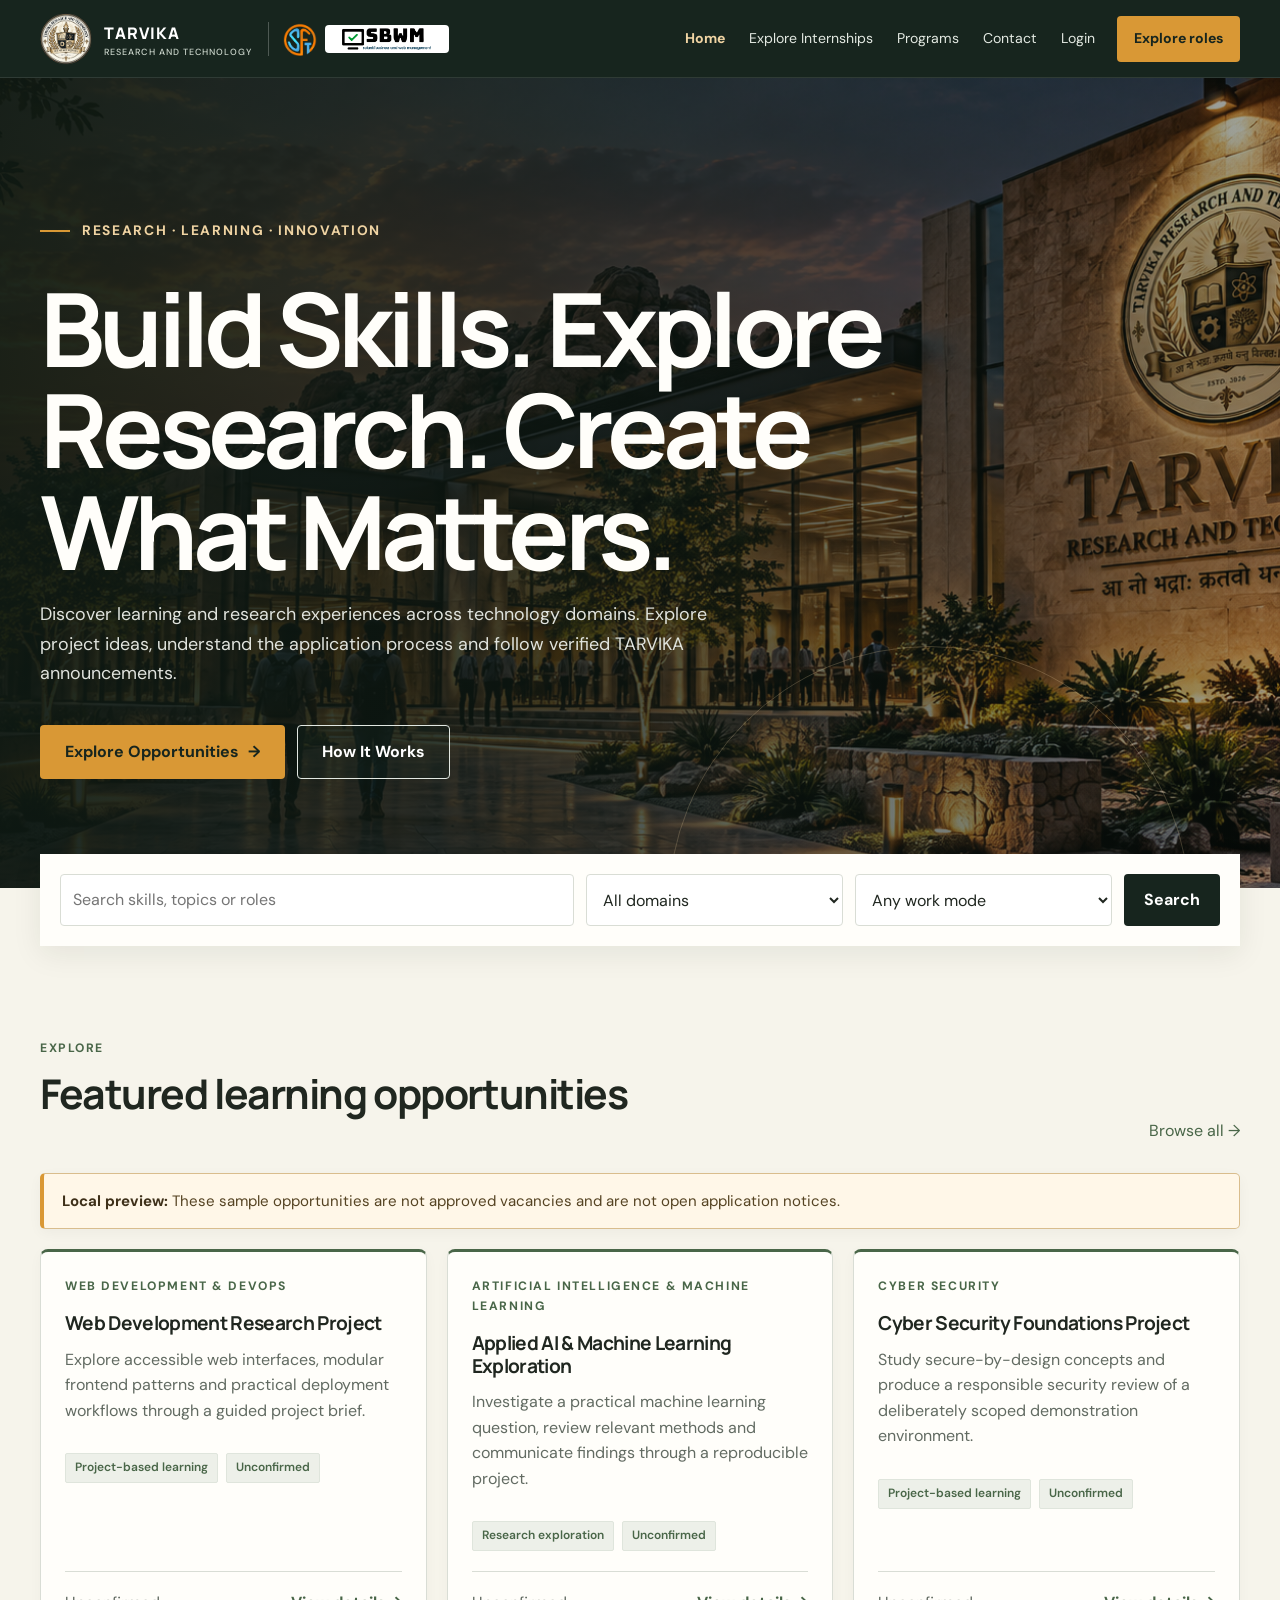
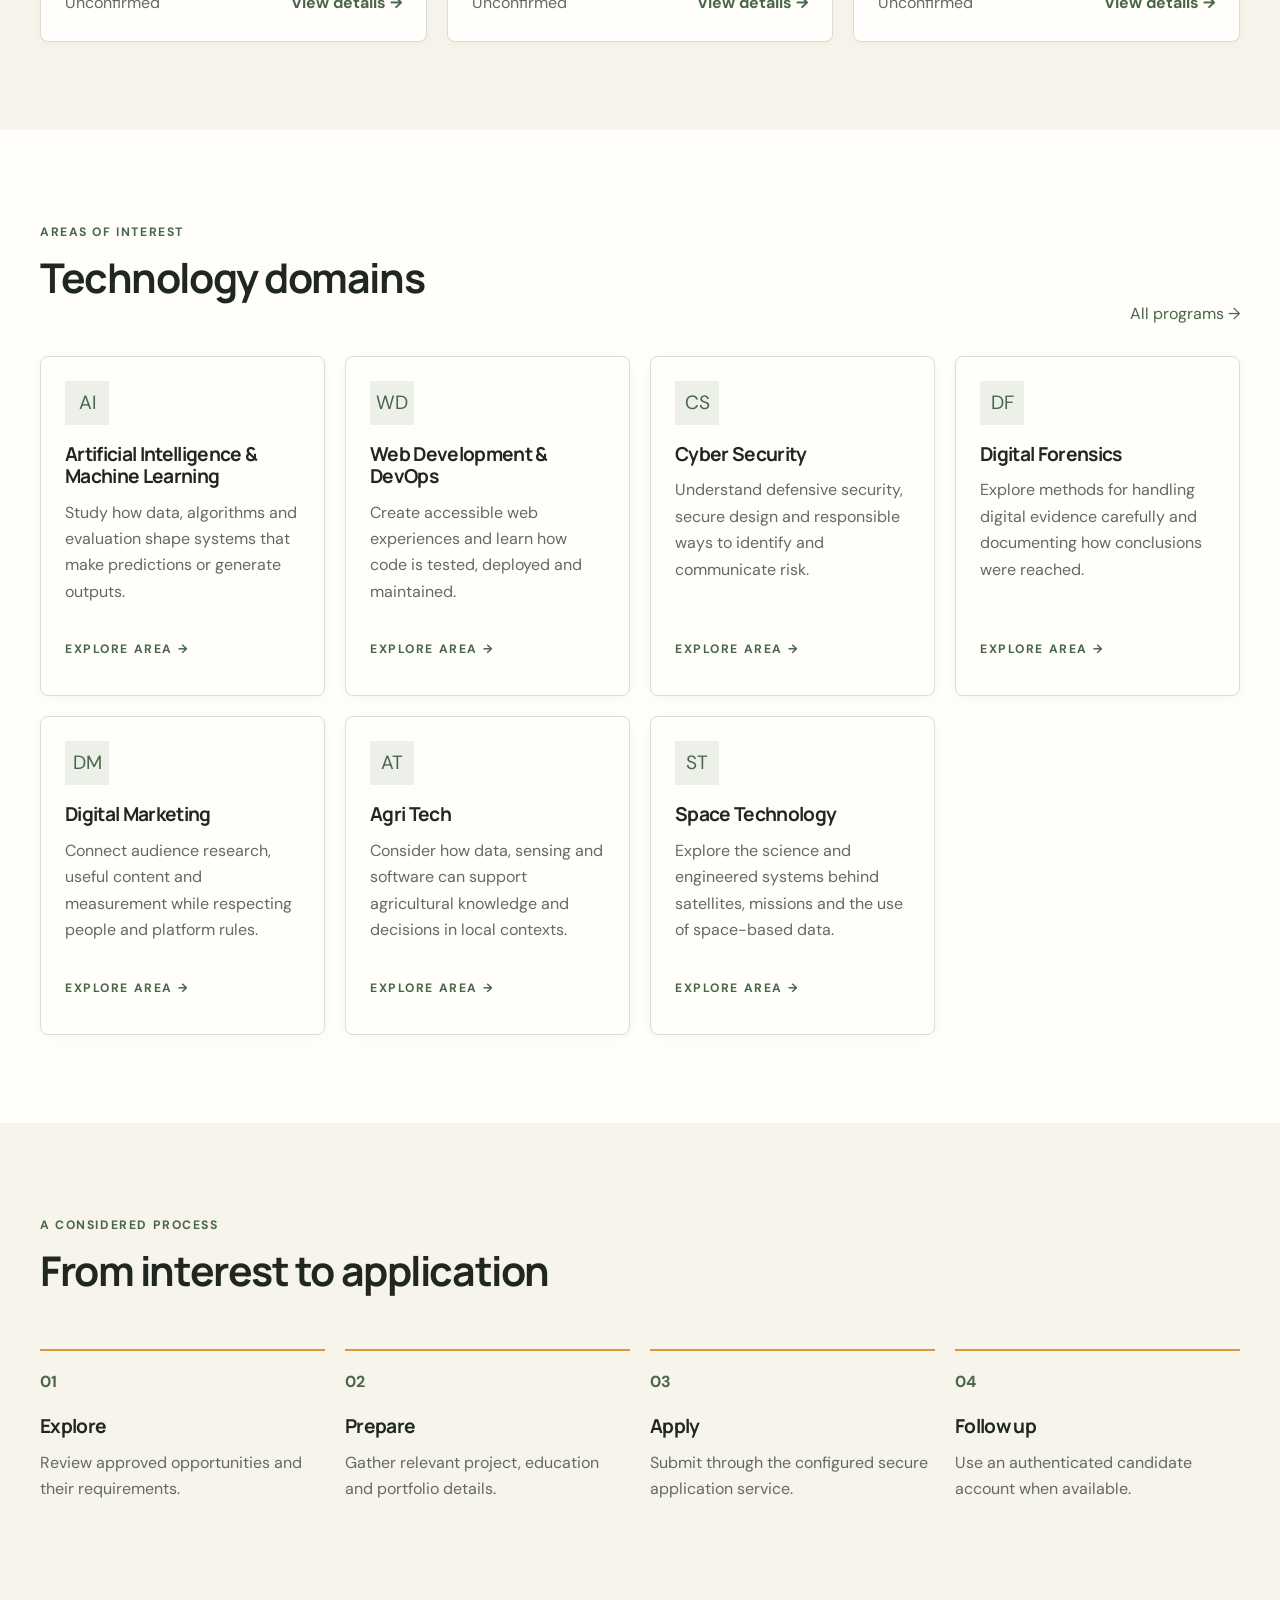
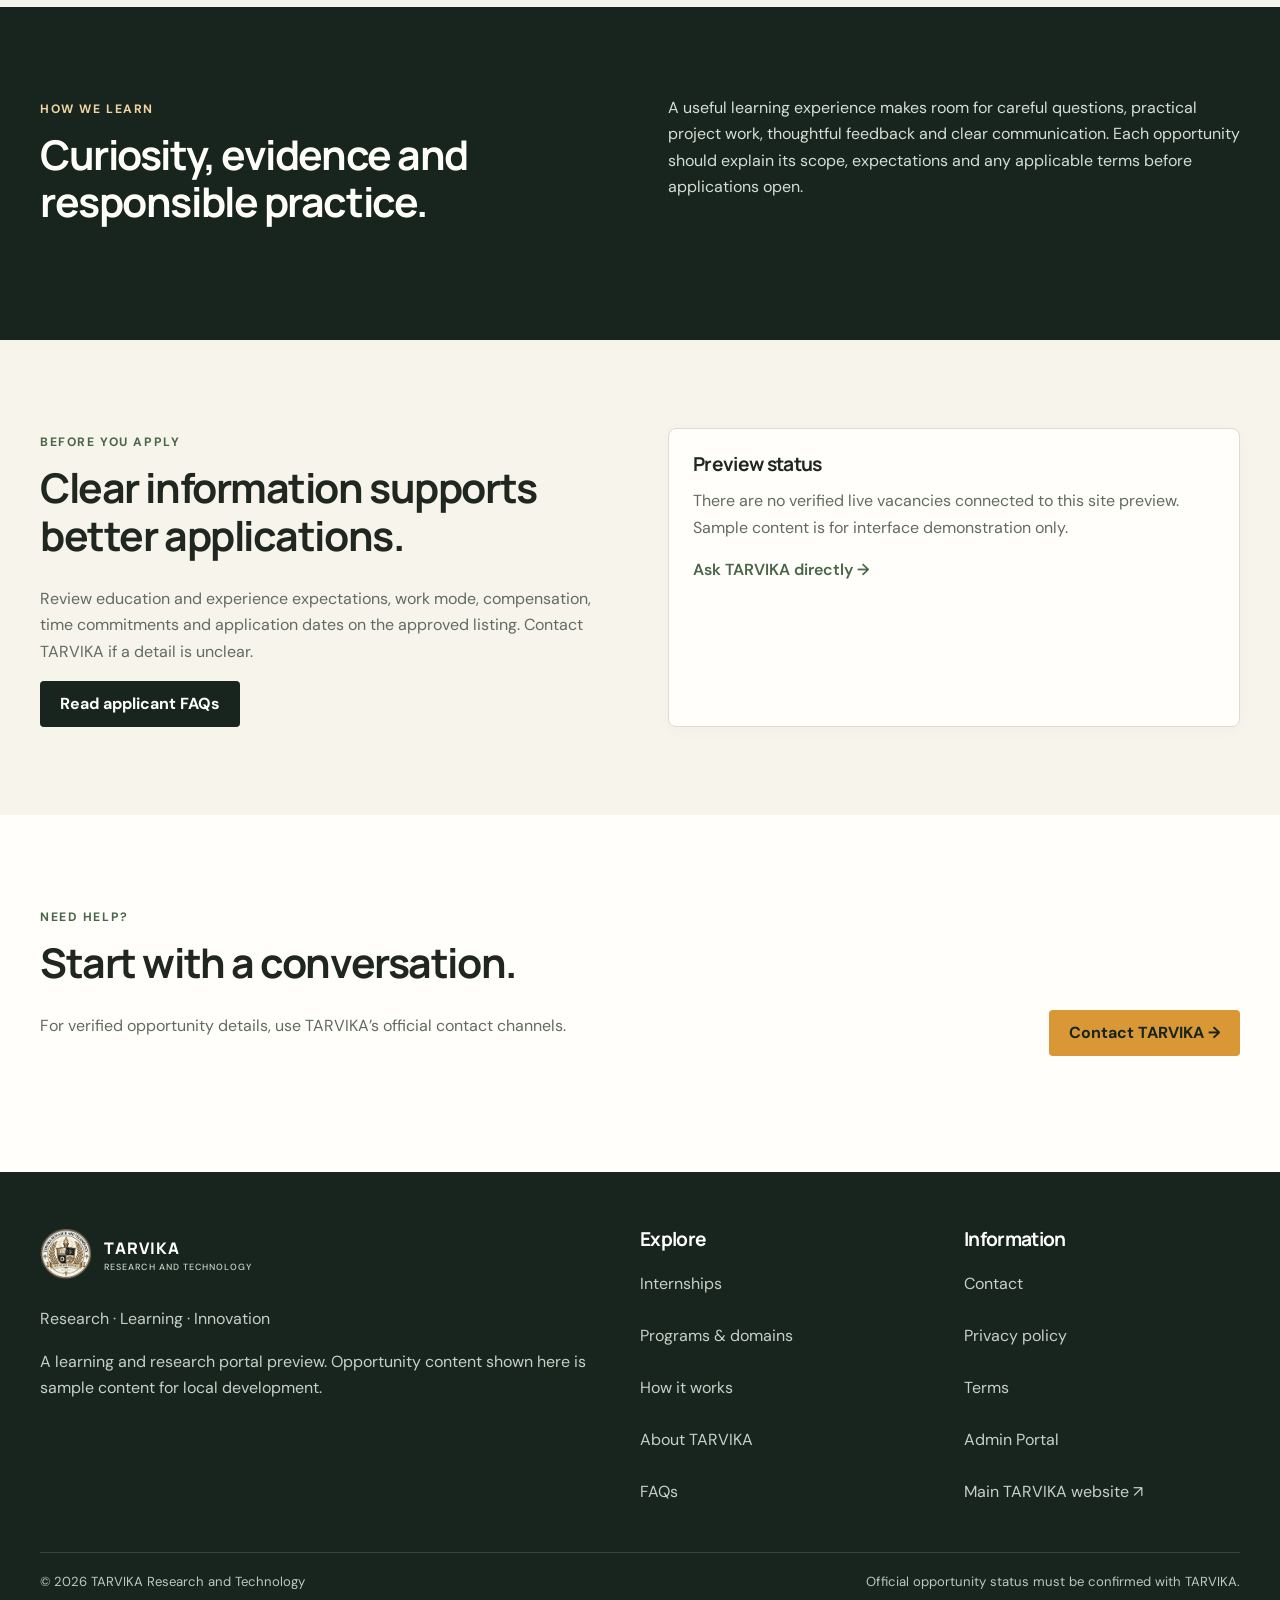
<file: intern-tarvika/index.html>
<!doctype html>
<html lang="en">

<head>
    <meta charset="utf-8">
    <meta name="viewport" content="width=device-width,initial-scale=1">
    <title>Internships & Research | TARVIKA</title>
    <meta name="description"
        content="Explore learning, research and internship opportunities across technology domains at TARVIKA.">
    <link rel="canonical" href="https://intern.tarvika/">
    <meta property="og:title" content="TARVIKA Internship &amp; Career Portal">
    <meta property="og:type" content="website">
    <meta property="og:url" content="https://intern.tarvika/">
    <meta name="theme-color" content="#17251e">
    <link rel="icon" href="assets/images/logo.png" type="image/png">
    <link rel="stylesheet" href="css/variables.css?v=2.2">
    <link rel="stylesheet" href="css/base.css?v=2.2">
    <link rel="stylesheet" href="css/components.css?v=2.2">
    <link rel="stylesheet" href="css/pages.css?v=2.2">
    <script defer src="js/config.js"></script>
    <script defer src="data/opportunities.js"></script>
    <script defer src="data/program-domains.js"></script>
    <script defer src="data/faq-data.js"></script>
    <script defer src="js/app.js?v=2.2"></script>
</head>

<body data-page="home">
    <a class="skip-link" href="#main">Skip to content</a>
    <div id="site-header"></div>
    <main id="main"></main>
    <div id="site-footer"></div>
</body>

</html>
</file>
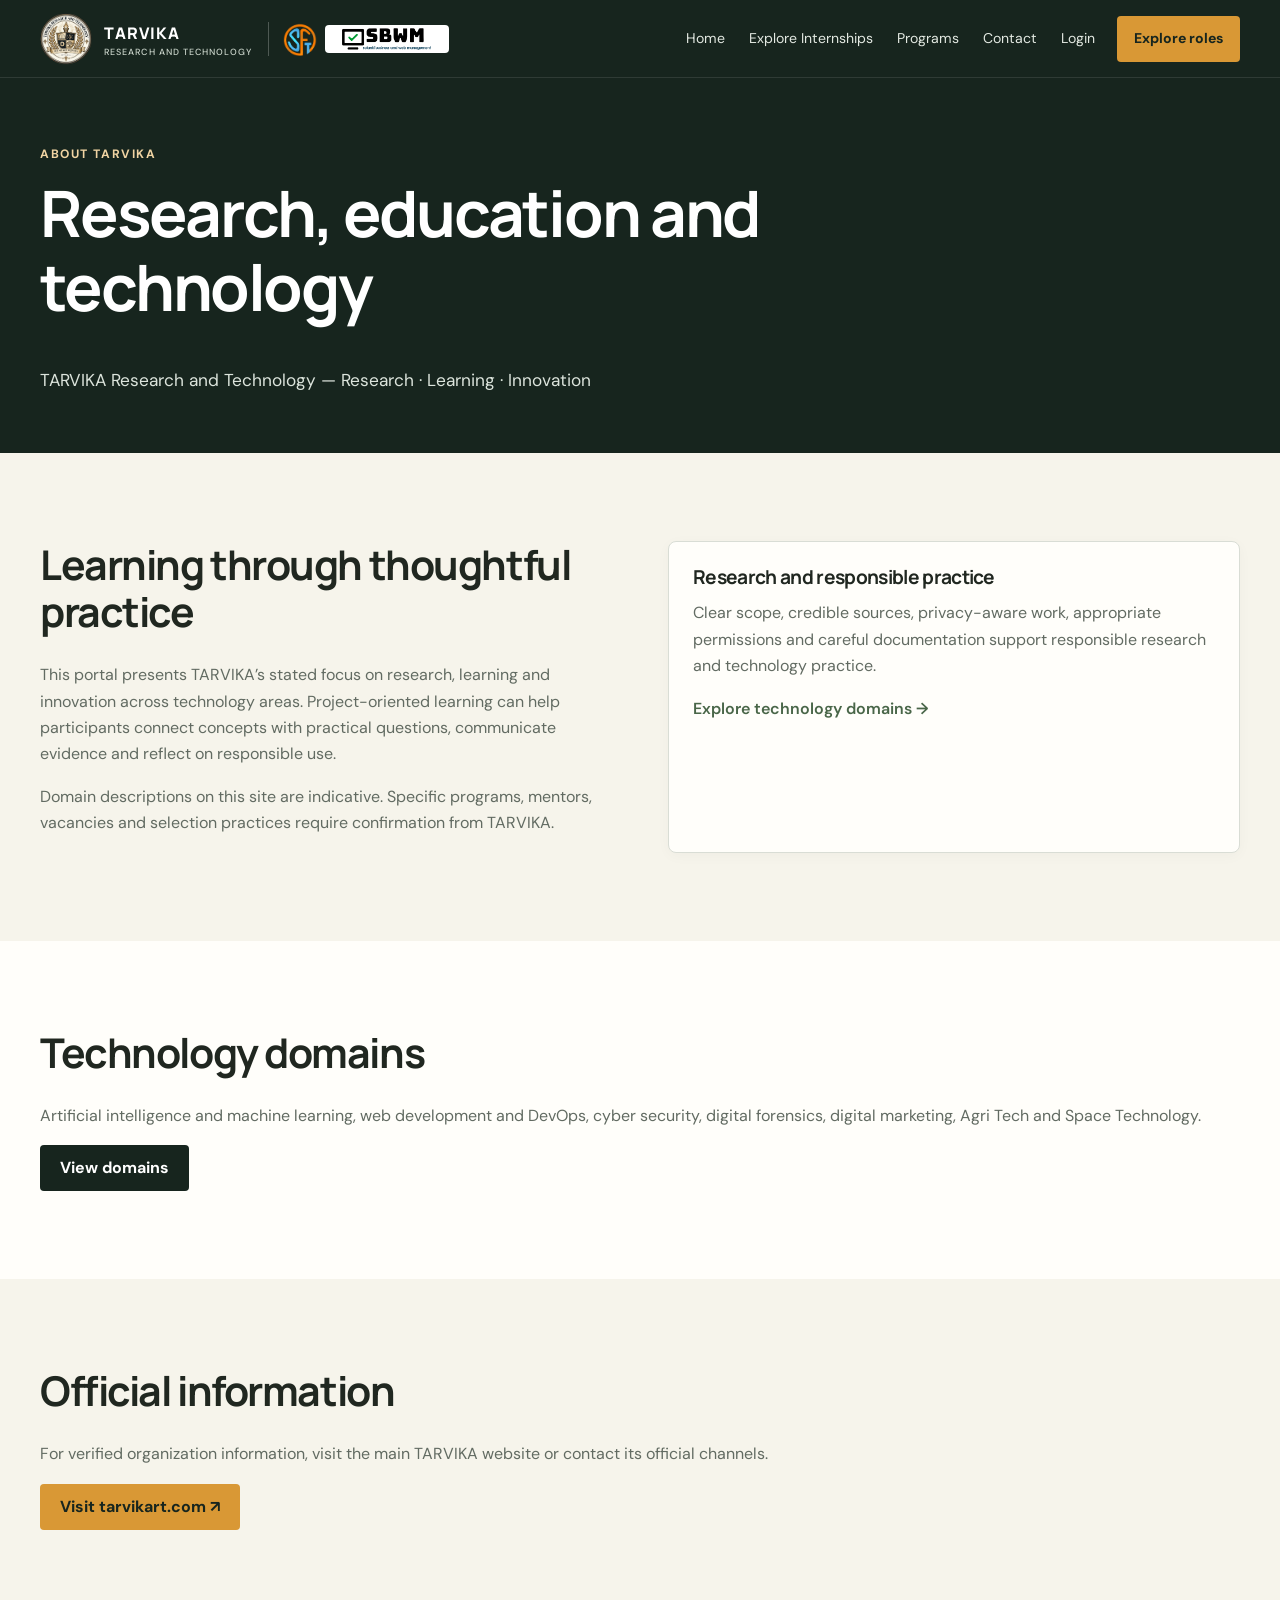
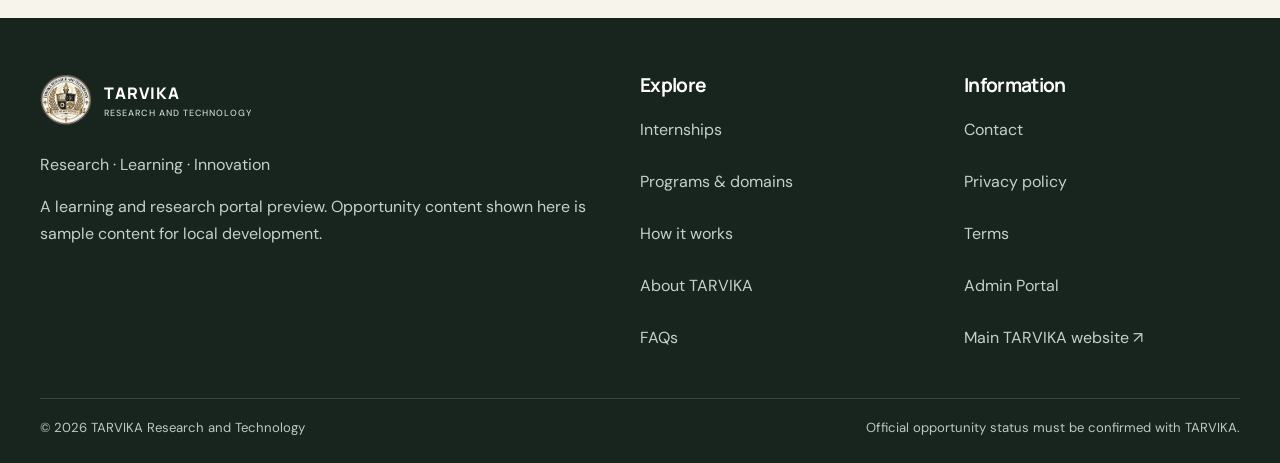
<file: intern-tarvika/about.html>
<!doctype html>
<html lang="en">

<head>
    <meta charset="utf-8">
    <meta name="viewport" content="width=device-width,initial-scale=1">
    <title>About TARVIKA | TARVIKA</title>
    <meta name="description"
        content="Learn about TARVIKA Research and Technology's stated research, learning and innovation focus.">
    <link rel="canonical" href="https://intern.tarvika/about.html">
    <meta property="og:title" content="TARVIKA Internship &amp; Career Portal">
    <meta property="og:type" content="website">
    <meta property="og:url" content="https://intern.tarvika/about.html">
    <meta name="theme-color" content="#17251e">
    <link rel="icon" href="assets/images/logo.png" type="image/png">
    <link rel="stylesheet" href="css/variables.css?v=2.2">
    <link rel="stylesheet" href="css/base.css?v=2.2">
    <link rel="stylesheet" href="css/components.css?v=2.2">
    <link rel="stylesheet" href="css/pages.css?v=2.2">
    <script defer src="js/config.js"></script>
    <script defer src="data/opportunities.js"></script>
    <script defer src="data/program-domains.js"></script>
    <script defer src="data/faq-data.js"></script>
    <script defer src="js/app.js?v=2.2"></script>
</head>

<body data-page="about">
    <a class="skip-link" href="#main">Skip to content</a>
    <div id="site-header"></div>
    <main id="main"></main>
    <div id="site-footer"></div>
</body>

</html>
</file>
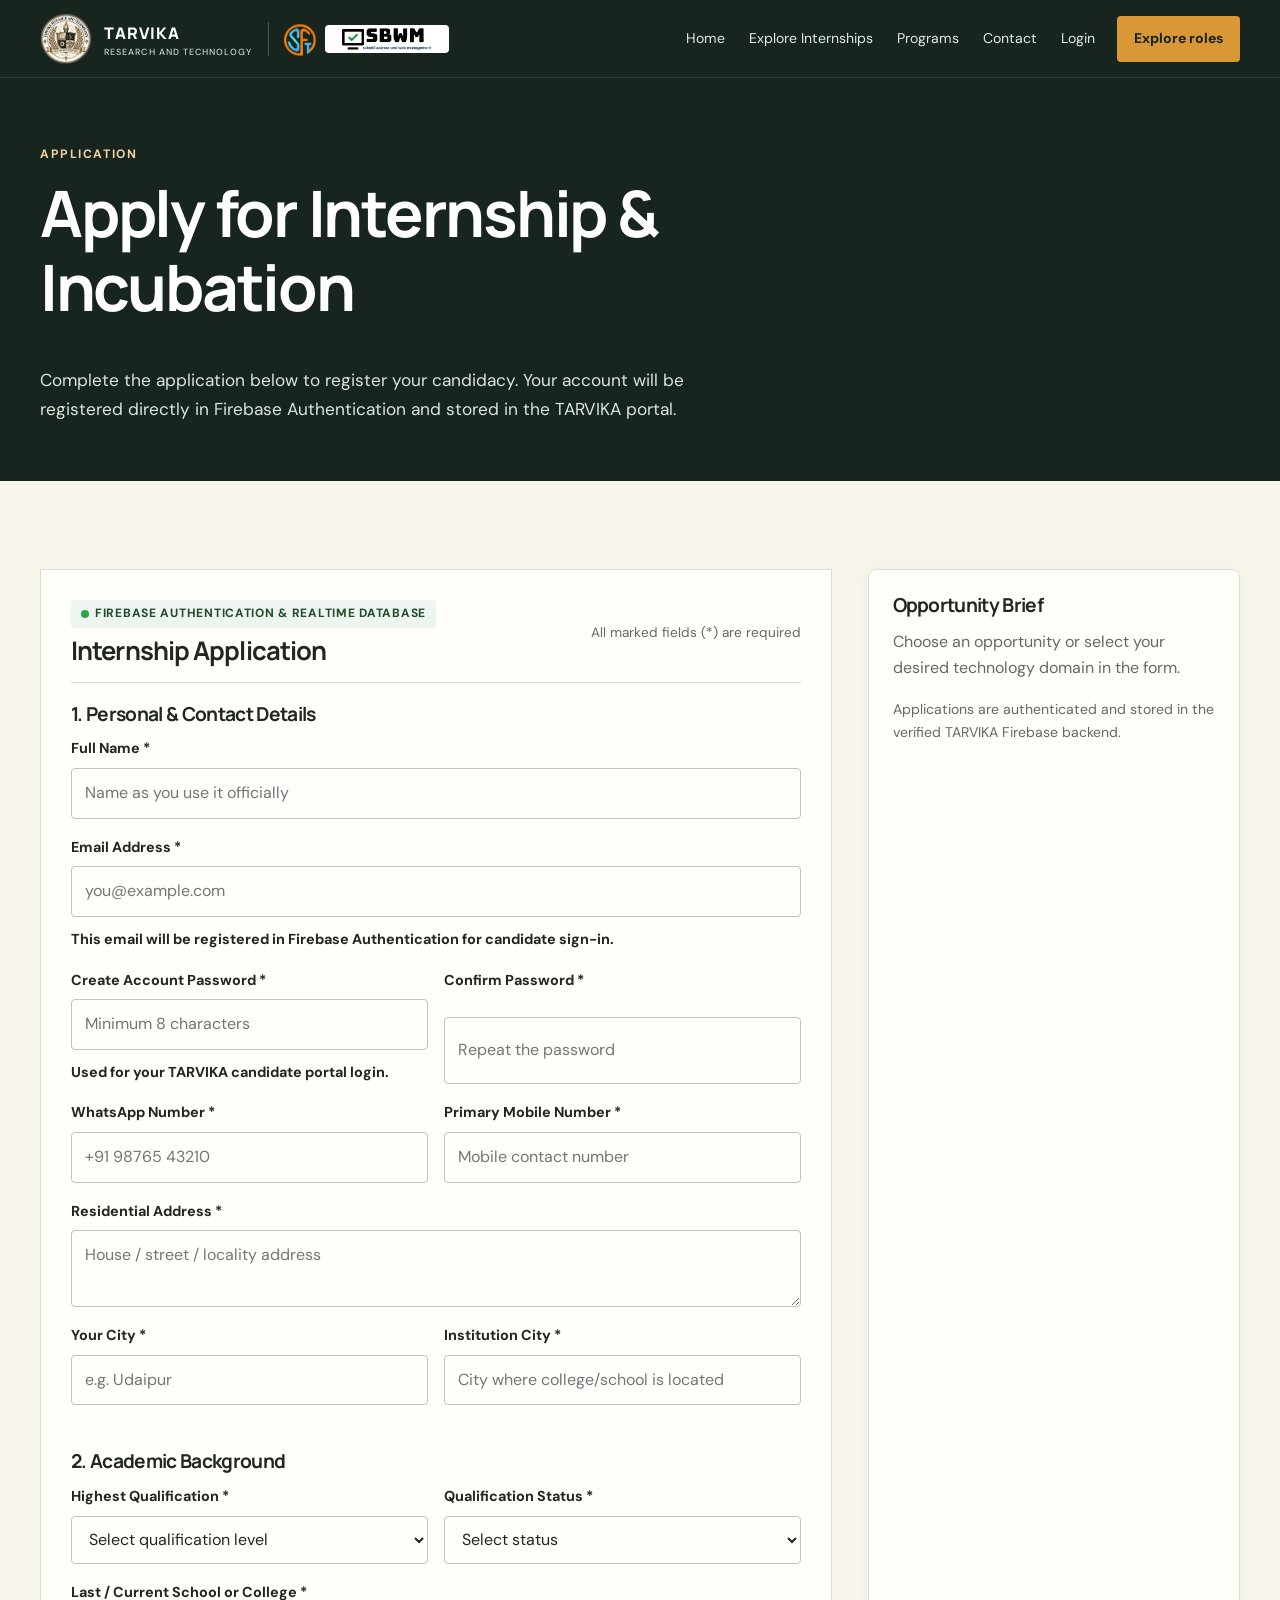
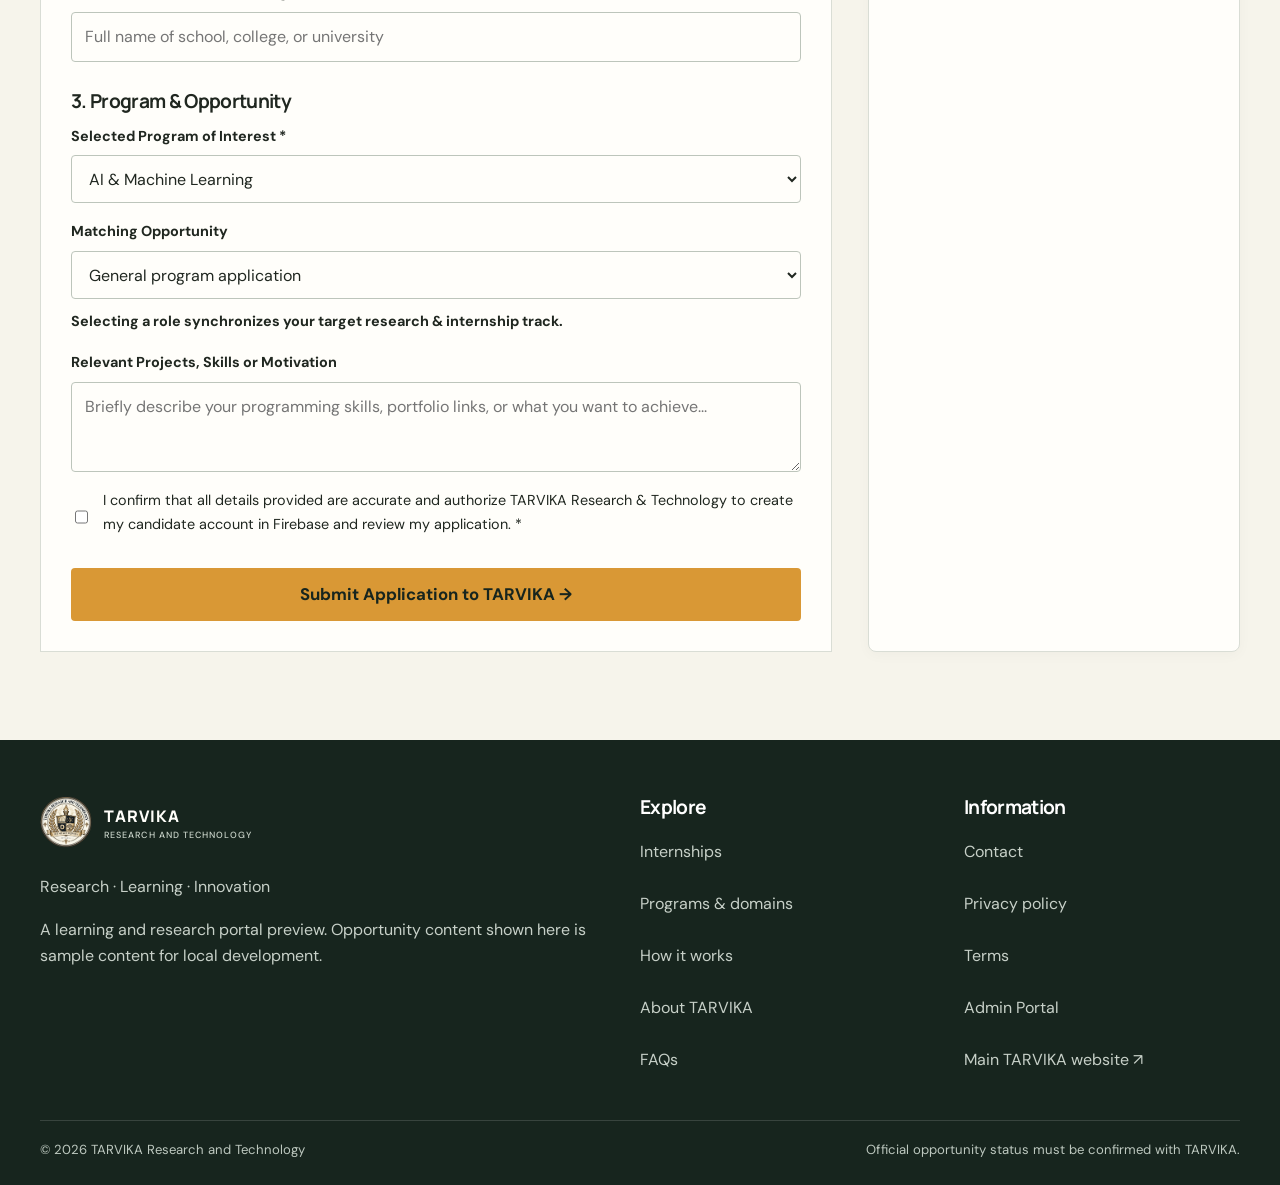
<file: intern-tarvika/apply.html>
﻿<!doctype html><html lang="en"><head><meta charset="utf-8"><meta name="viewport" content="width=device-width,initial-scale=1"><title>Application | TARVIKA</title><meta name="description" content="Application form preview for TARVIKA opportunities. Secure application service not configured."><link rel="canonical" href="https://intern.tarvika/apply.html"><meta property="og:title" content="TARVIKA Internship &amp; Career Portal"><meta property="og:type" content="website"><meta property="og:url" content="https://intern.tarvika/apply.html"><meta name="theme-color" content="#17251e"><link rel="icon" href="assets/images/logo.png" type="image/png"><link rel="stylesheet" href="css/variables.css?v=2.2"><link rel="stylesheet" href="css/base.css?v=2.2"><link rel="stylesheet" href="css/components.css?v=2.2"><link rel="stylesheet" href="css/pages.css?v=2.2"><script defer src="js/config.js"></script><script defer src="data/opportunities.js"></script><script defer src="data/program-domains.js"></script><script defer src="data/faq-data.js"></script><script defer src="js/app.js?v=2.2"></script></head><body data-page="apply"><a class="skip-link" href="#main">Skip to content</a><div id="site-header"></div><main id="main"><noscript><section class="section"><div class="wrap"><h1>JavaScript is required for this preview</h1><p>The catalog and page content are rendered in your browser. Enable JavaScript to browse the guides. This preview does not accept applications or save personal information.</p></div></section></noscript></main><div id="site-footer"></div></body></html>
</file>
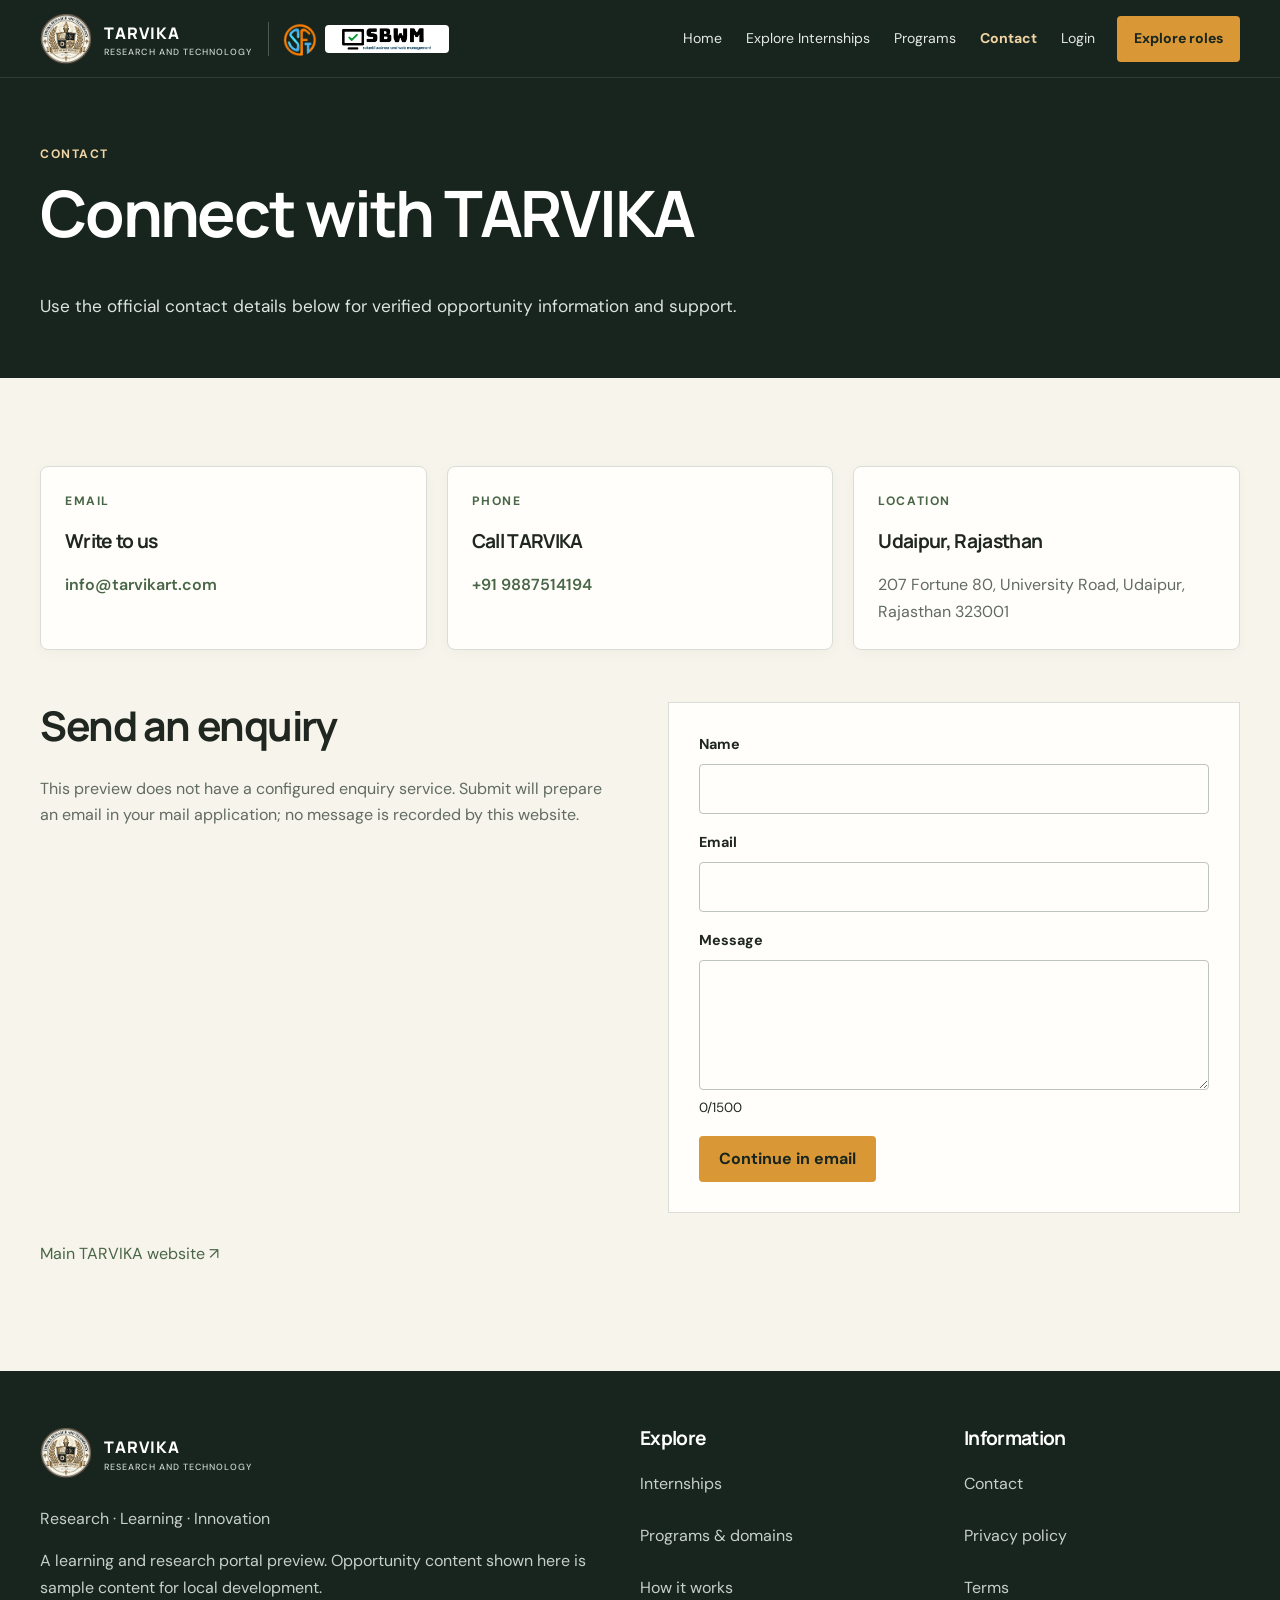
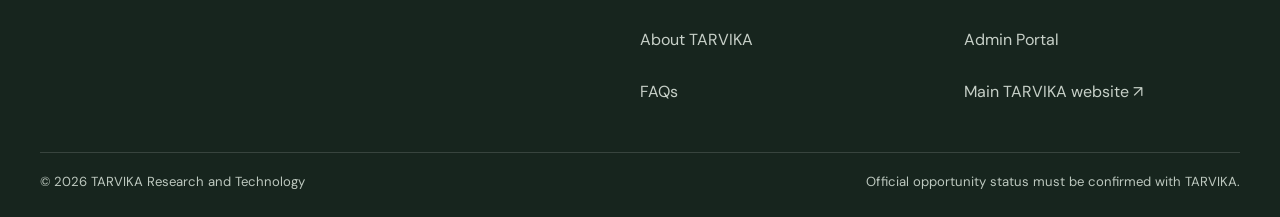
<file: intern-tarvika/contact.html>
﻿<!doctype html><html lang="en"><head><meta charset="utf-8"><meta name="viewport" content="width=device-width,initial-scale=1"><title>Contact | TARVIKA</title><meta name="description" content="Contact TARVIKA Research and Technology using its official email, phone and Udaipur address."><link rel="canonical" href="https://intern.tarvika/contact.html"><meta property="og:title" content="TARVIKA Internship &amp; Career Portal"><meta property="og:type" content="website"><meta property="og:url" content="https://intern.tarvika/contact.html"><meta name="theme-color" content="#17251e"><link rel="icon" href="assets/images/logo.png" type="image/png"><link rel="stylesheet" href="css/variables.css?v=2.2"><link rel="stylesheet" href="css/base.css?v=2.2"><link rel="stylesheet" href="css/components.css?v=2.2"><link rel="stylesheet" href="css/pages.css?v=2.2"><script defer src="js/config.js"></script><script defer src="data/opportunities.js"></script><script defer src="data/program-domains.js"></script><script defer src="data/faq-data.js"></script><script defer src="js/app.js?v=2.2"></script></head><body data-page="contact"><a class="skip-link" href="#main">Skip to content</a><div id="site-header"></div><main id="main"><noscript><section class="section"><div class="wrap"><h1>JavaScript is required for this preview</h1><p>The catalog and page content are rendered in your browser. Enable JavaScript to browse the guides. This preview does not accept applications or save personal information.</p></div></section></noscript></main><div id="site-footer"></div></body></html>
</file>
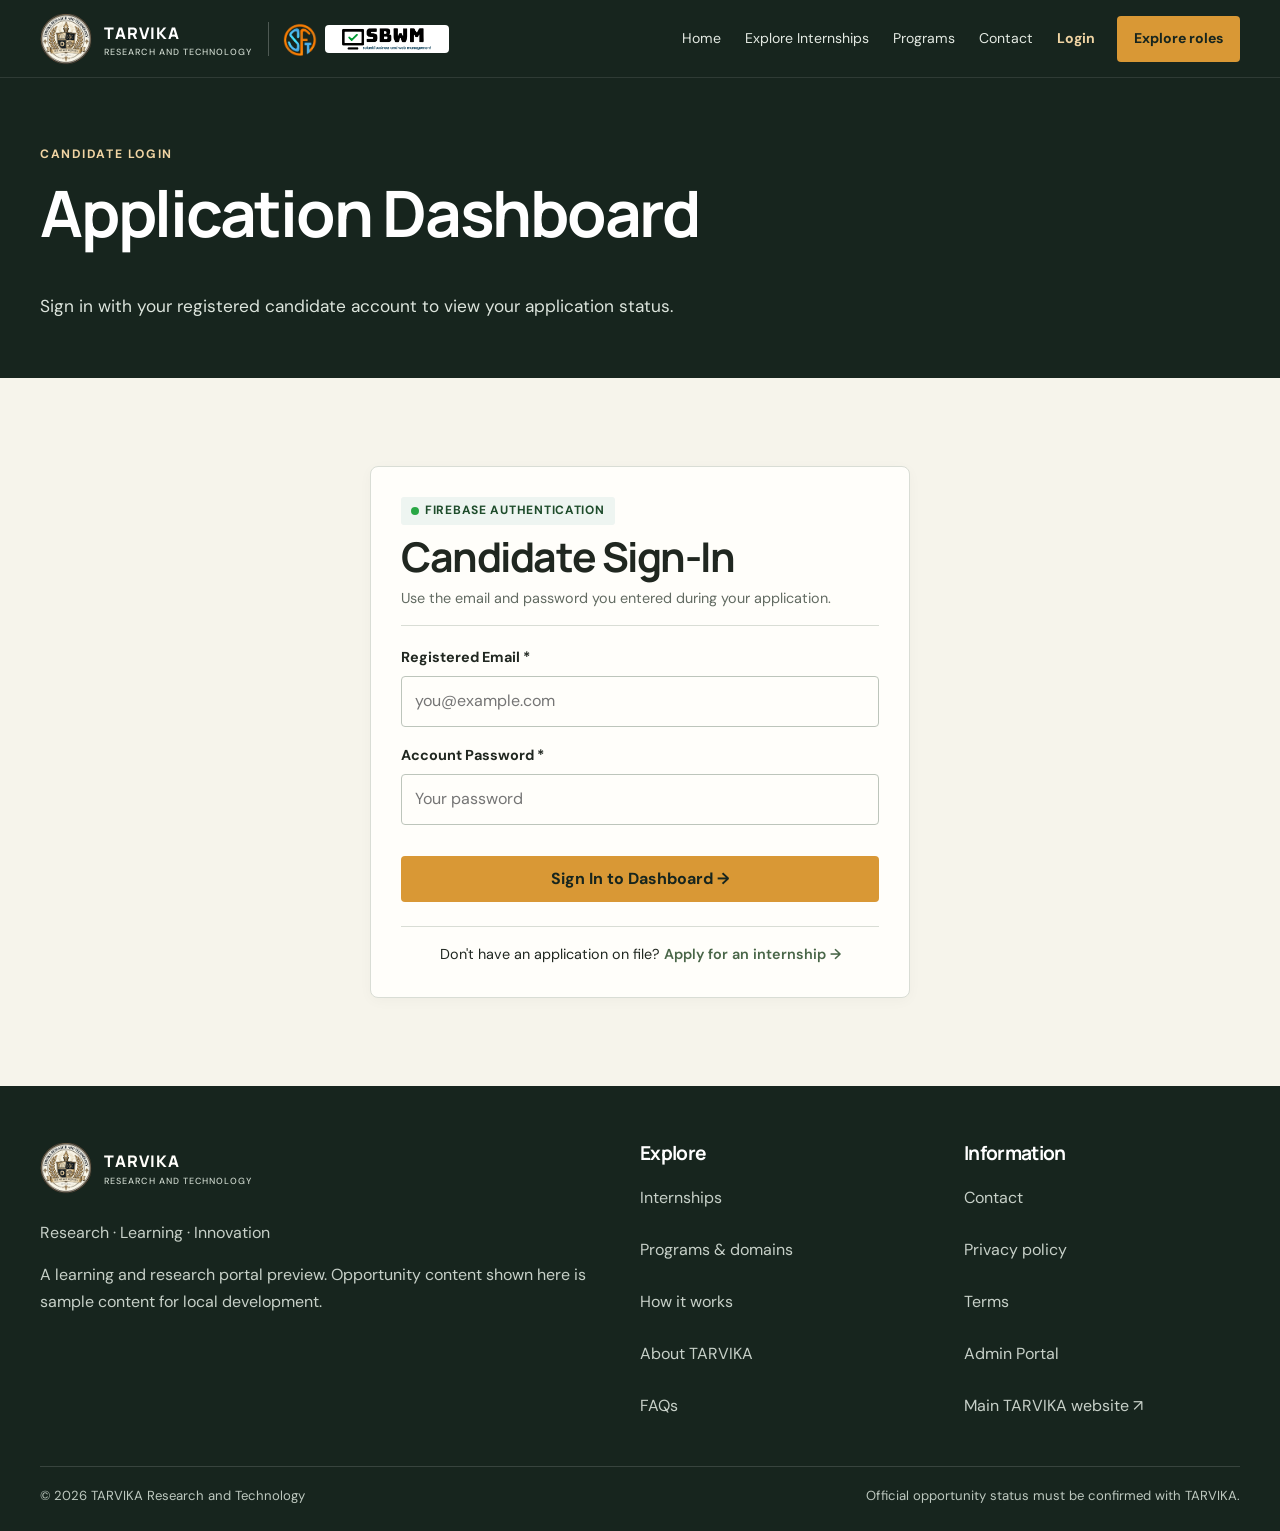
<file: intern-tarvika/dashboard.html>
﻿<!doctype html><html lang="en"><head><meta charset="utf-8"><meta name="viewport" content="width=device-width,initial-scale=1"><title>Candidate Dashboard | TARVIKA</title><meta name="description" content="Candidate dashboard integration placeholder for TARVIKA."><link rel="canonical" href="https://intern.tarvika/dashboard.html"><meta property="og:title" content="TARVIKA Internship &amp; Career Portal"><meta property="og:type" content="website"><meta property="og:url" content="https://intern.tarvika/dashboard.html"><meta name="theme-color" content="#17251e"><link rel="icon" href="assets/images/logo.png" type="image/png"><link rel="stylesheet" href="css/variables.css?v=2.2"><link rel="stylesheet" href="css/base.css?v=2.2"><link rel="stylesheet" href="css/components.css?v=2.2"><link rel="stylesheet" href="css/pages.css?v=2.2"><script defer src="js/config.js"></script><script defer src="data/opportunities.js"></script><script defer src="data/program-domains.js"></script><script defer src="data/faq-data.js"></script><script defer src="js/app.js?v=2.2"></script></head><body data-page="dashboard"><a class="skip-link" href="#main">Skip to content</a><div id="site-header"></div><main id="main"><noscript><section class="section"><div class="wrap"><h1>JavaScript is required for this preview</h1><p>The catalog and page content are rendered in your browser. Enable JavaScript to browse the guides. This preview does not accept applications or save personal information.</p></div></section></noscript></main><div id="site-footer"></div></body></html>
</file>
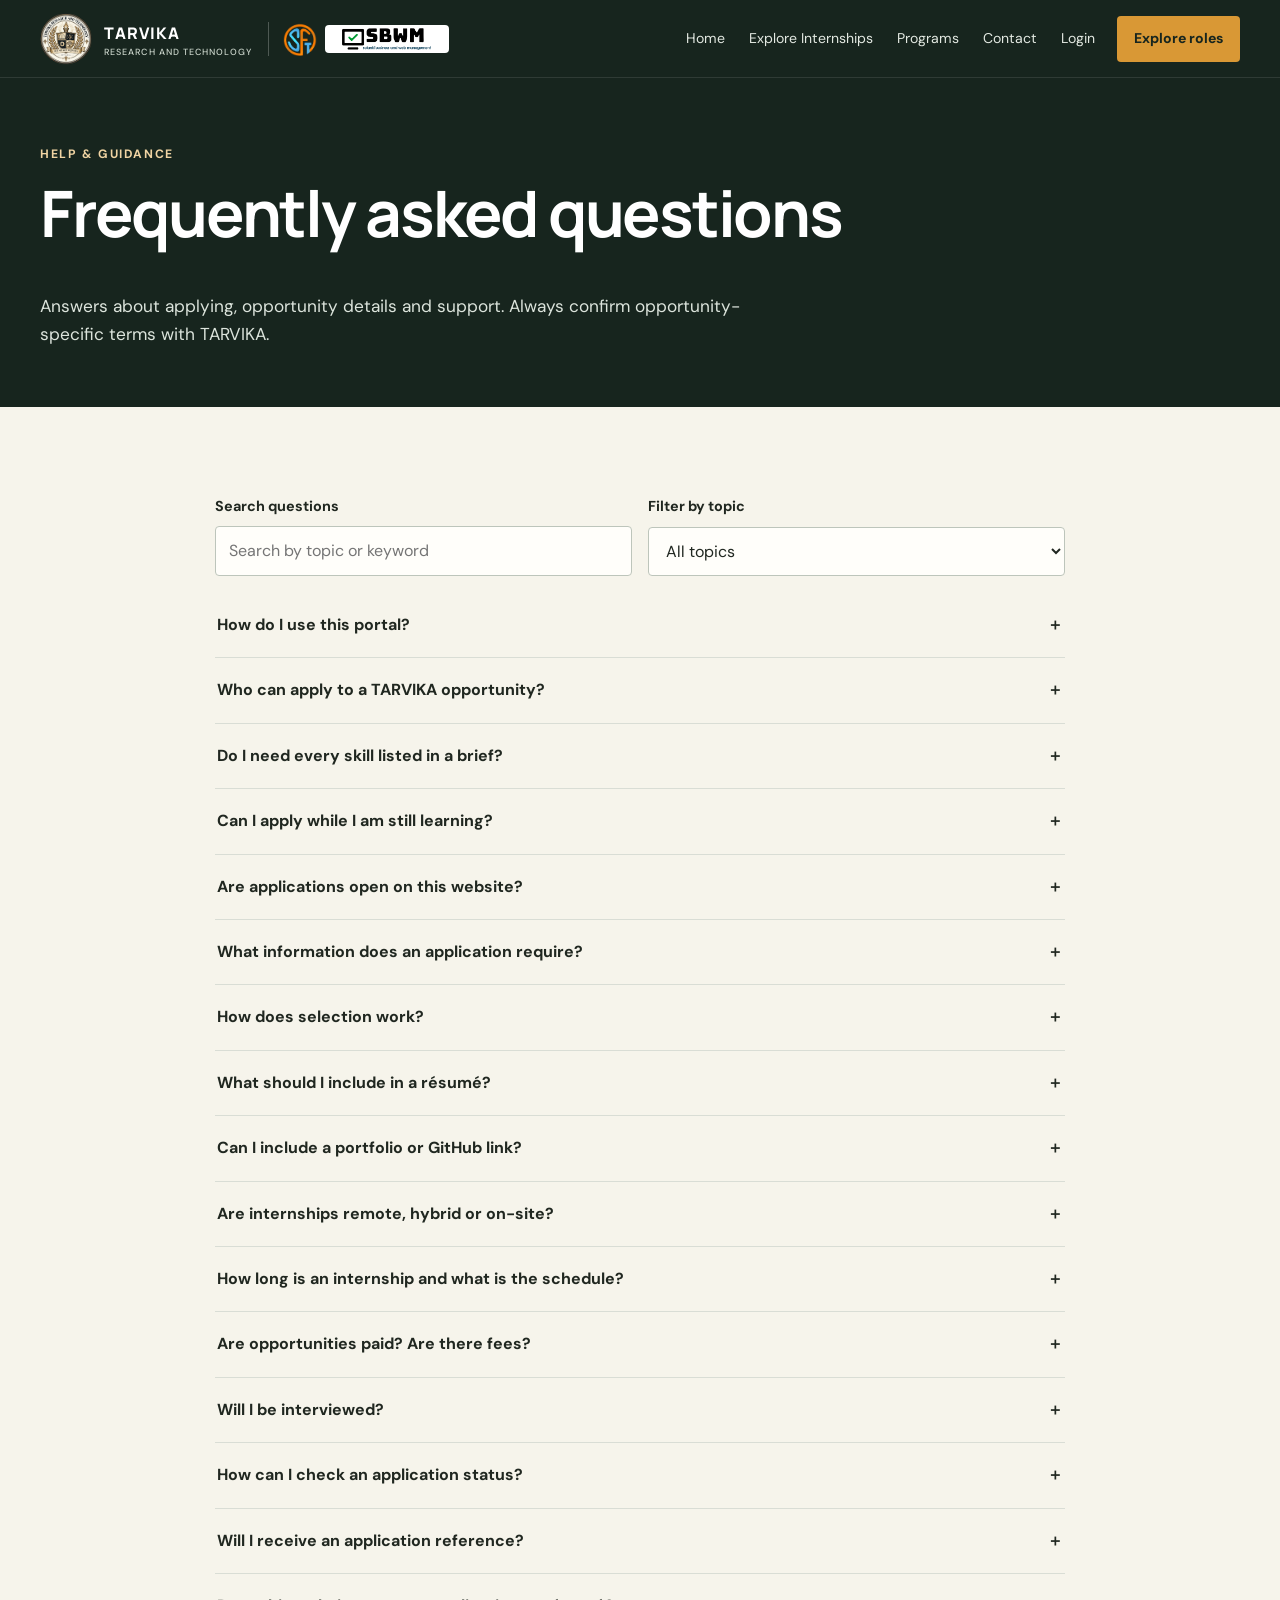
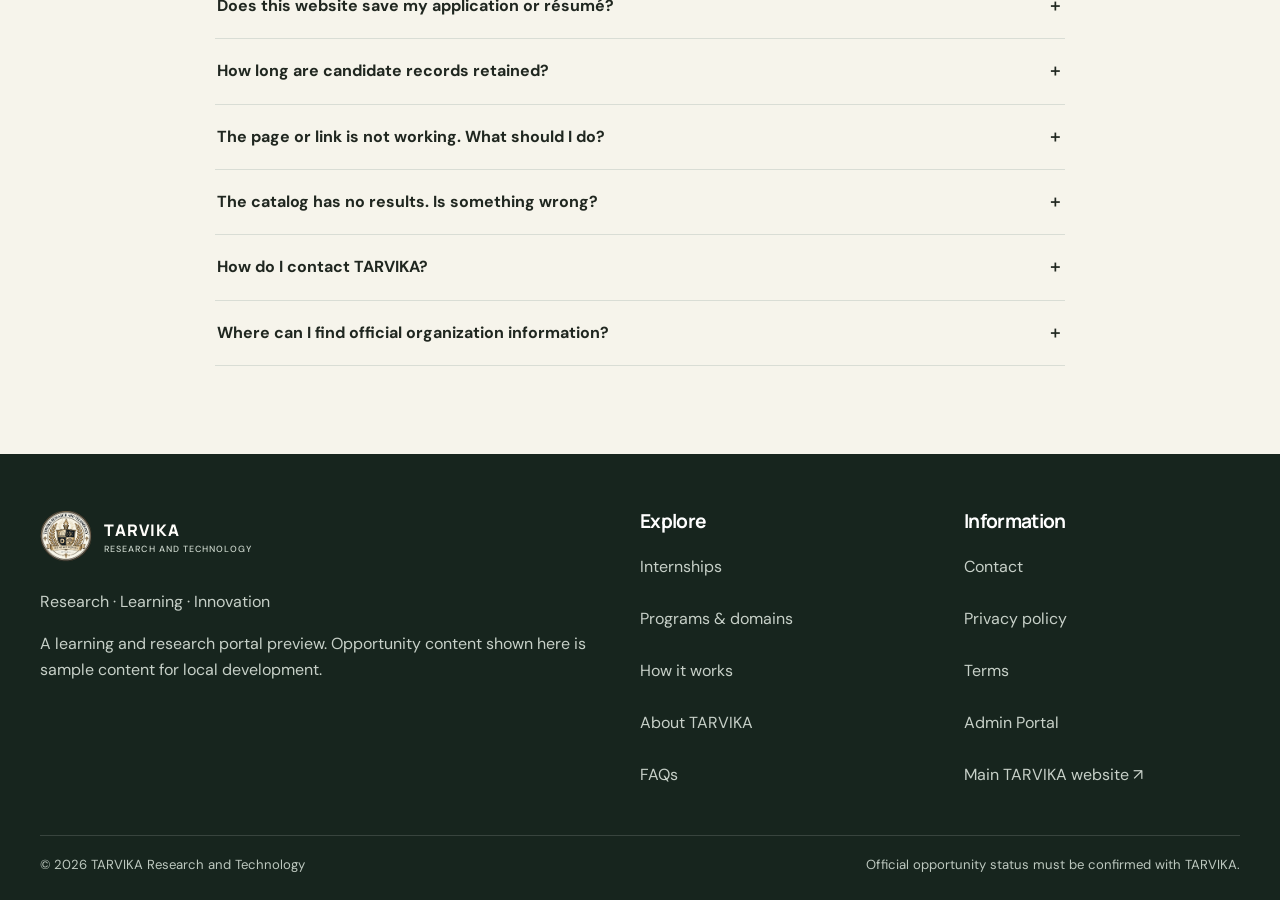
<file: intern-tarvika/faq.html>
﻿<!doctype html><html lang="en"><head><meta charset="utf-8"><meta name="viewport" content="width=device-width,initial-scale=1"><title>FAQs | TARVIKA</title><meta name="description" content="Answers to common questions about TARVIKA opportunity listings and applications."><link rel="canonical" href="https://intern.tarvika/faq.html"><meta property="og:title" content="TARVIKA Internship &amp; Career Portal"><meta property="og:type" content="website"><meta property="og:url" content="https://intern.tarvika/faq.html"><meta name="theme-color" content="#17251e"><link rel="icon" href="assets/images/logo.png" type="image/png"><link rel="stylesheet" href="css/variables.css?v=2.2"><link rel="stylesheet" href="css/base.css?v=2.2"><link rel="stylesheet" href="css/components.css?v=2.2"><link rel="stylesheet" href="css/pages.css?v=2.2"><script defer src="js/config.js"></script><script defer src="data/opportunities.js"></script><script defer src="data/program-domains.js"></script><script defer src="data/faq-data.js"></script><script defer src="js/app.js?v=2.2"></script></head><body data-page="faq"><a class="skip-link" href="#main">Skip to content</a><div id="site-header"></div><main id="main"><noscript><section class="section"><div class="wrap"><h1>JavaScript is required for this preview</h1><p>The catalog and page content are rendered in your browser. Enable JavaScript to browse the guides. This preview does not accept applications or save personal information.</p></div></section></noscript></main><div id="site-footer"></div></body></html>
</file>
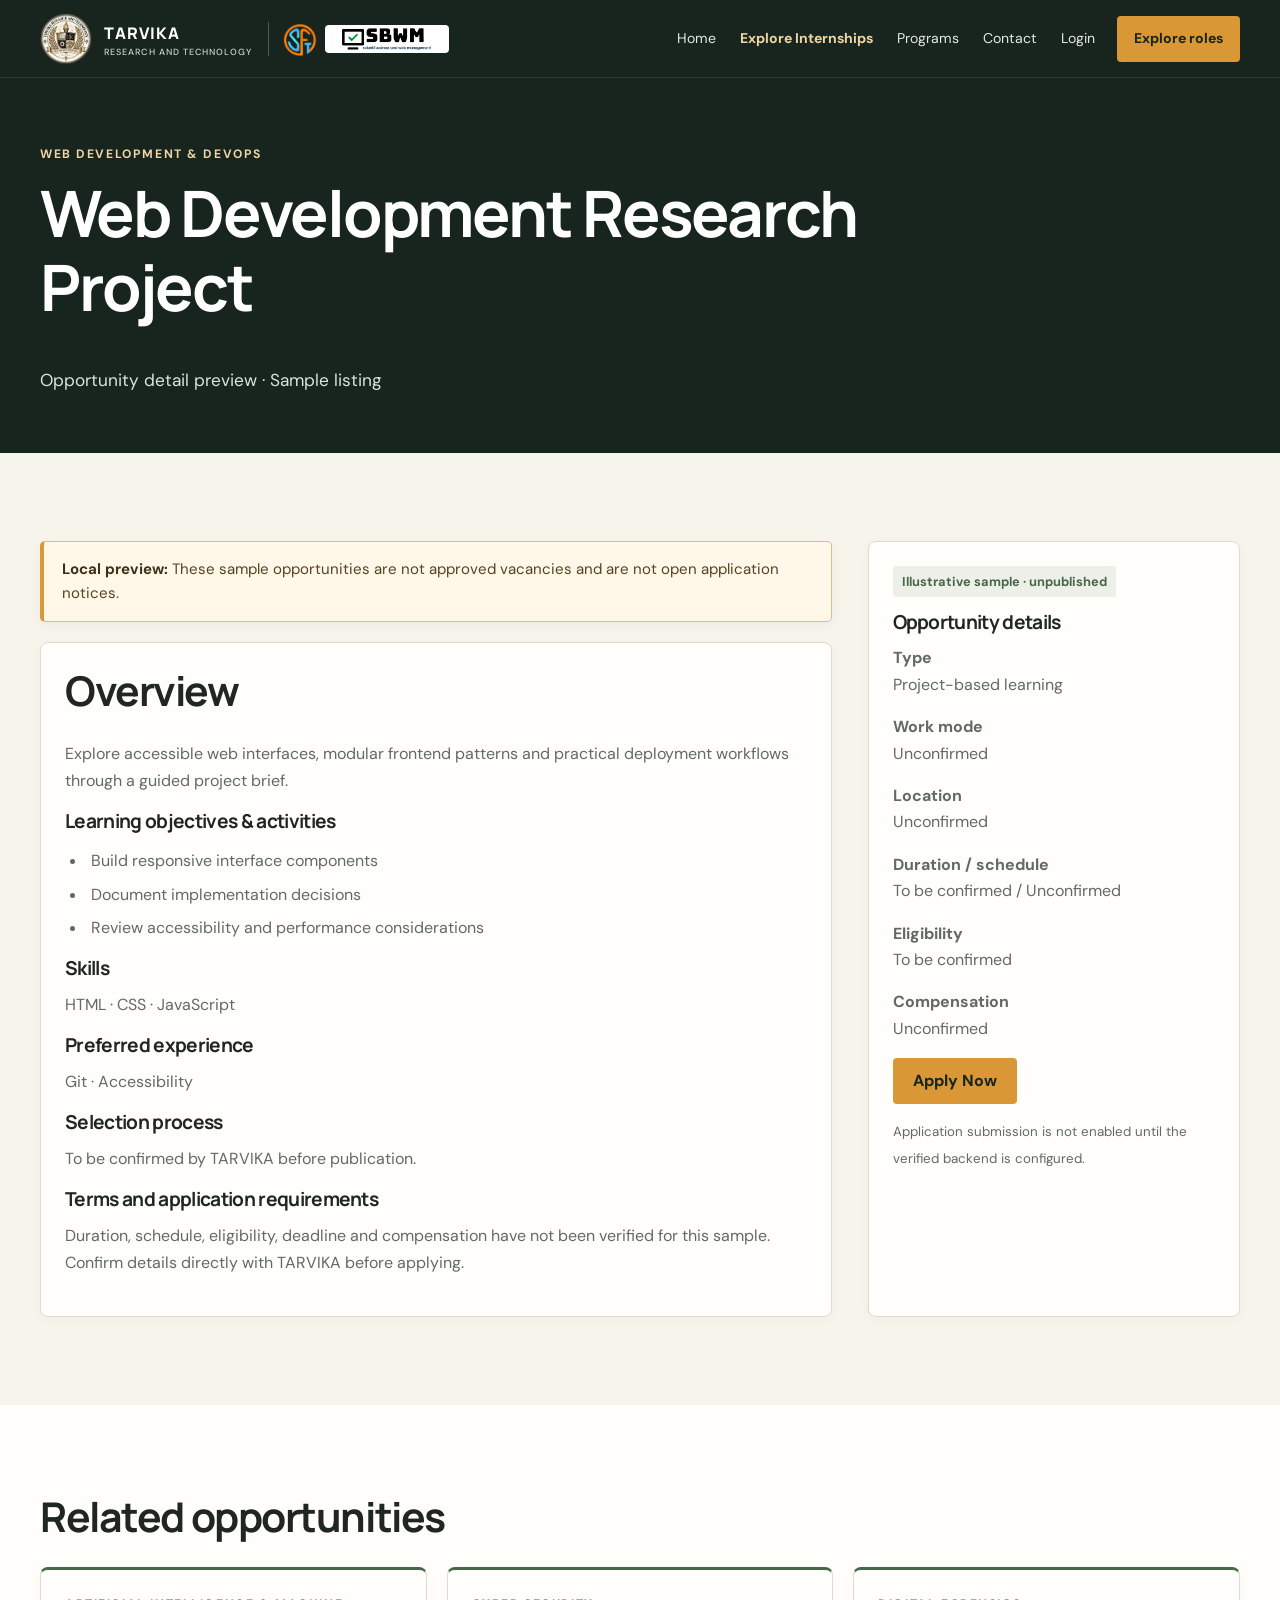
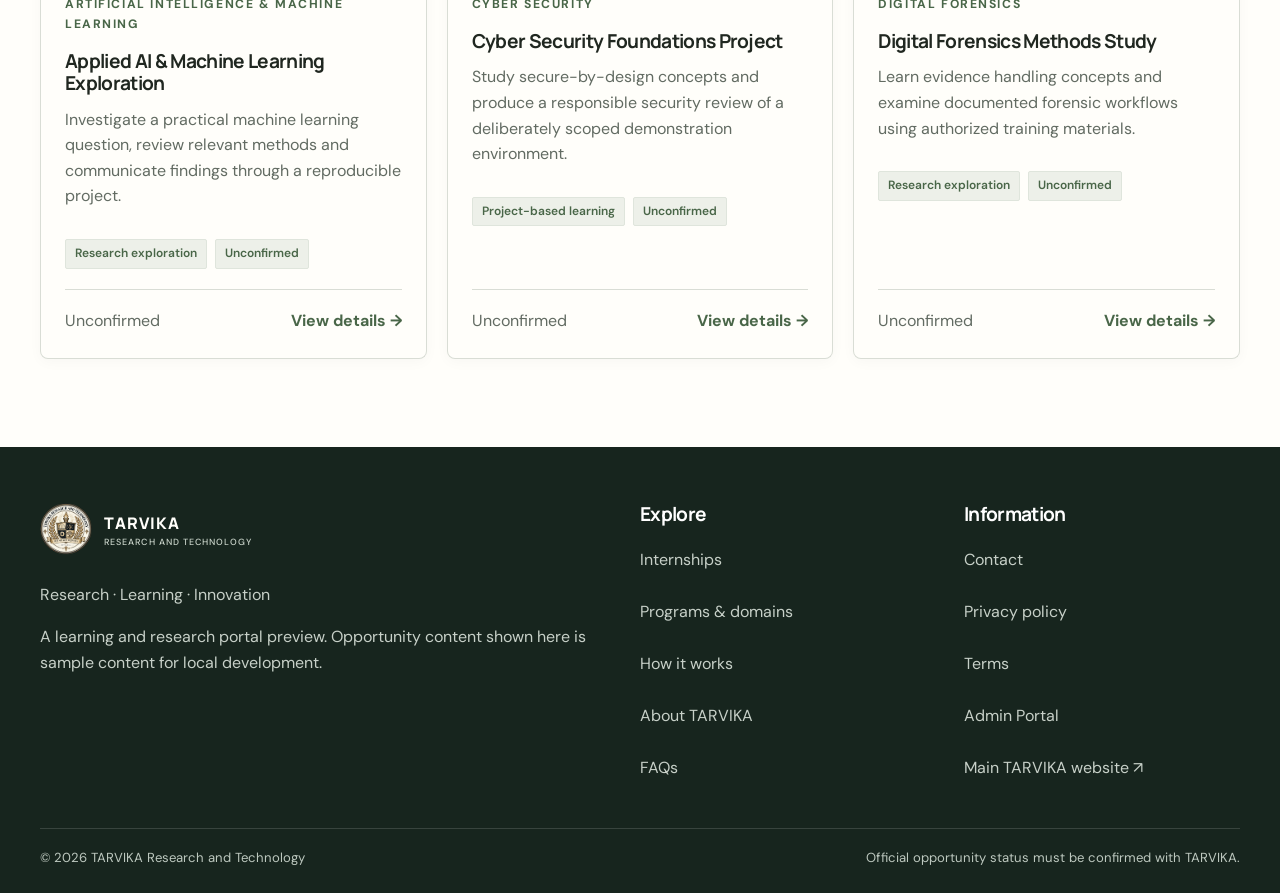
<file: intern-tarvika/internship-details.html>
﻿<!doctype html><html lang="en"><head><meta charset="utf-8"><meta name="viewport" content="width=device-width,initial-scale=1"><title>Opportunity details | TARVIKA</title><meta name="description" content="Review a sample TARVIKA opportunity detail and learning scope."><link rel="canonical" href="https://intern.tarvika/internship-details.html"><meta property="og:title" content="TARVIKA Internship &amp; Career Portal"><meta property="og:type" content="website"><meta property="og:url" content="https://intern.tarvika/internship-details.html"><meta name="theme-color" content="#17251e"><link rel="icon" href="assets/images/logo.png" type="image/png"><link rel="stylesheet" href="css/variables.css?v=2.2"><link rel="stylesheet" href="css/base.css?v=2.2"><link rel="stylesheet" href="css/components.css?v=2.2"><link rel="stylesheet" href="css/pages.css?v=2.2"><script defer src="js/config.js"></script><script defer src="data/opportunities.js"></script><script defer src="data/program-domains.js"></script><script defer src="data/faq-data.js"></script><script defer src="js/app.js?v=2.2"></script></head><body data-page="details"><a class="skip-link" href="#main">Skip to content</a><div id="site-header"></div><main id="main"><noscript><section class="section"><div class="wrap"><h1>JavaScript is required for this preview</h1><p>The catalog and page content are rendered in your browser. Enable JavaScript to browse the guides. This preview does not accept applications or save personal information.</p></div></section></noscript></main><div id="site-footer"></div></body></html>
</file>
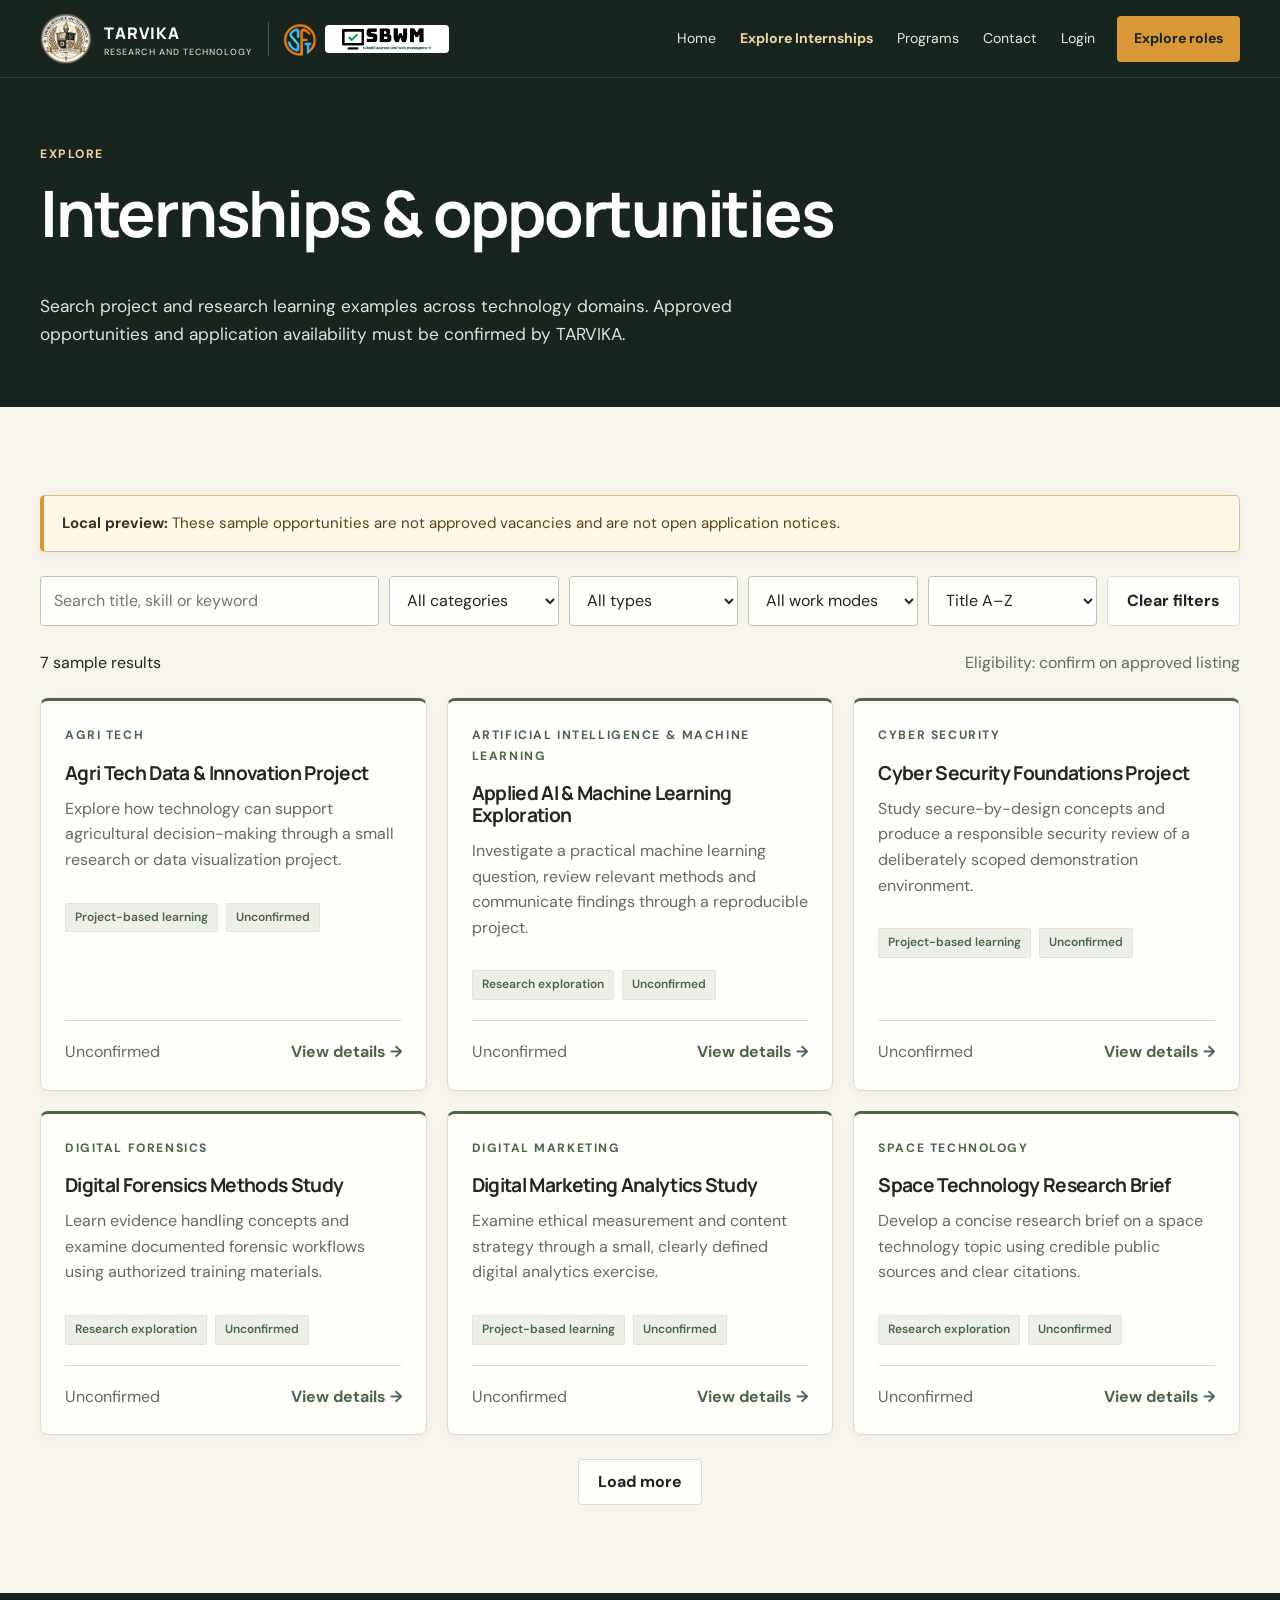
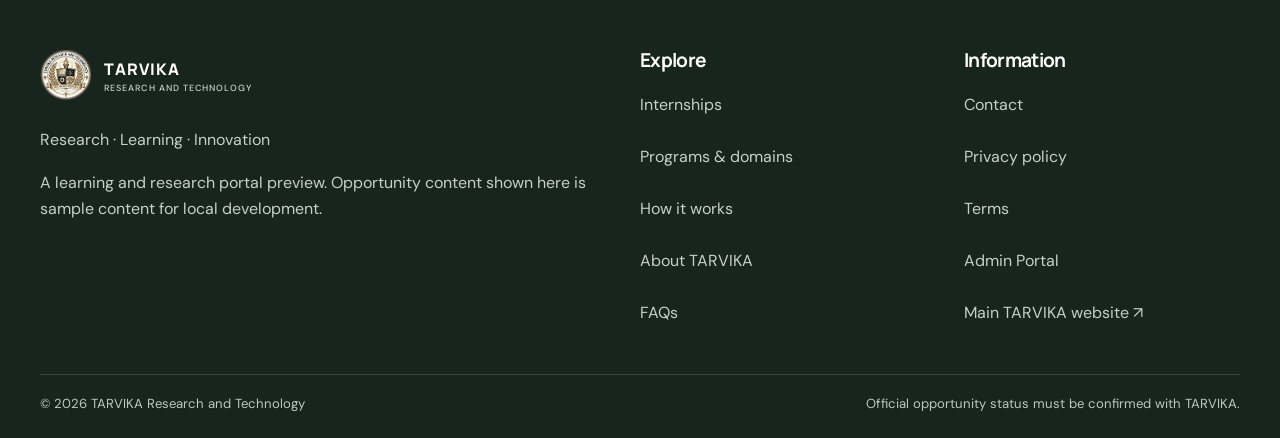
<file: intern-tarvika/internships.html>
﻿<!doctype html><html lang="en"><head><meta charset="utf-8"><meta name="viewport" content="width=device-width,initial-scale=1"><title>Explore Internships | TARVIKA</title><meta name="description" content="Search sample TARVIKA research and learning opportunity listings by domain and work mode."><link rel="canonical" href="https://intern.tarvika/internships.html"><meta property="og:title" content="TARVIKA Internship &amp; Career Portal"><meta property="og:type" content="website"><meta property="og:url" content="https://intern.tarvika/internships.html"><meta name="theme-color" content="#17251e"><link rel="icon" href="assets/images/logo.png" type="image/png"><link rel="stylesheet" href="css/variables.css?v=2.2"><link rel="stylesheet" href="css/base.css?v=2.2"><link rel="stylesheet" href="css/components.css?v=2.2"><link rel="stylesheet" href="css/pages.css?v=2.2"><script defer src="js/config.js"></script><script defer src="data/opportunities.js"></script><script defer src="data/program-domains.js"></script><script defer src="data/faq-data.js"></script><script defer src="js/app.js?v=2.2"></script></head><body data-page="internships"><a class="skip-link" href="#main">Skip to content</a><div id="site-header"></div><main id="main"><noscript><section class="section"><div class="wrap"><h1>JavaScript is required for this preview</h1><p>The catalog and page content are rendered in your browser. Enable JavaScript to browse the guides. This preview does not accept applications or save personal information.</p></div></section></noscript></main><div id="site-footer"></div></body></html>
</file>
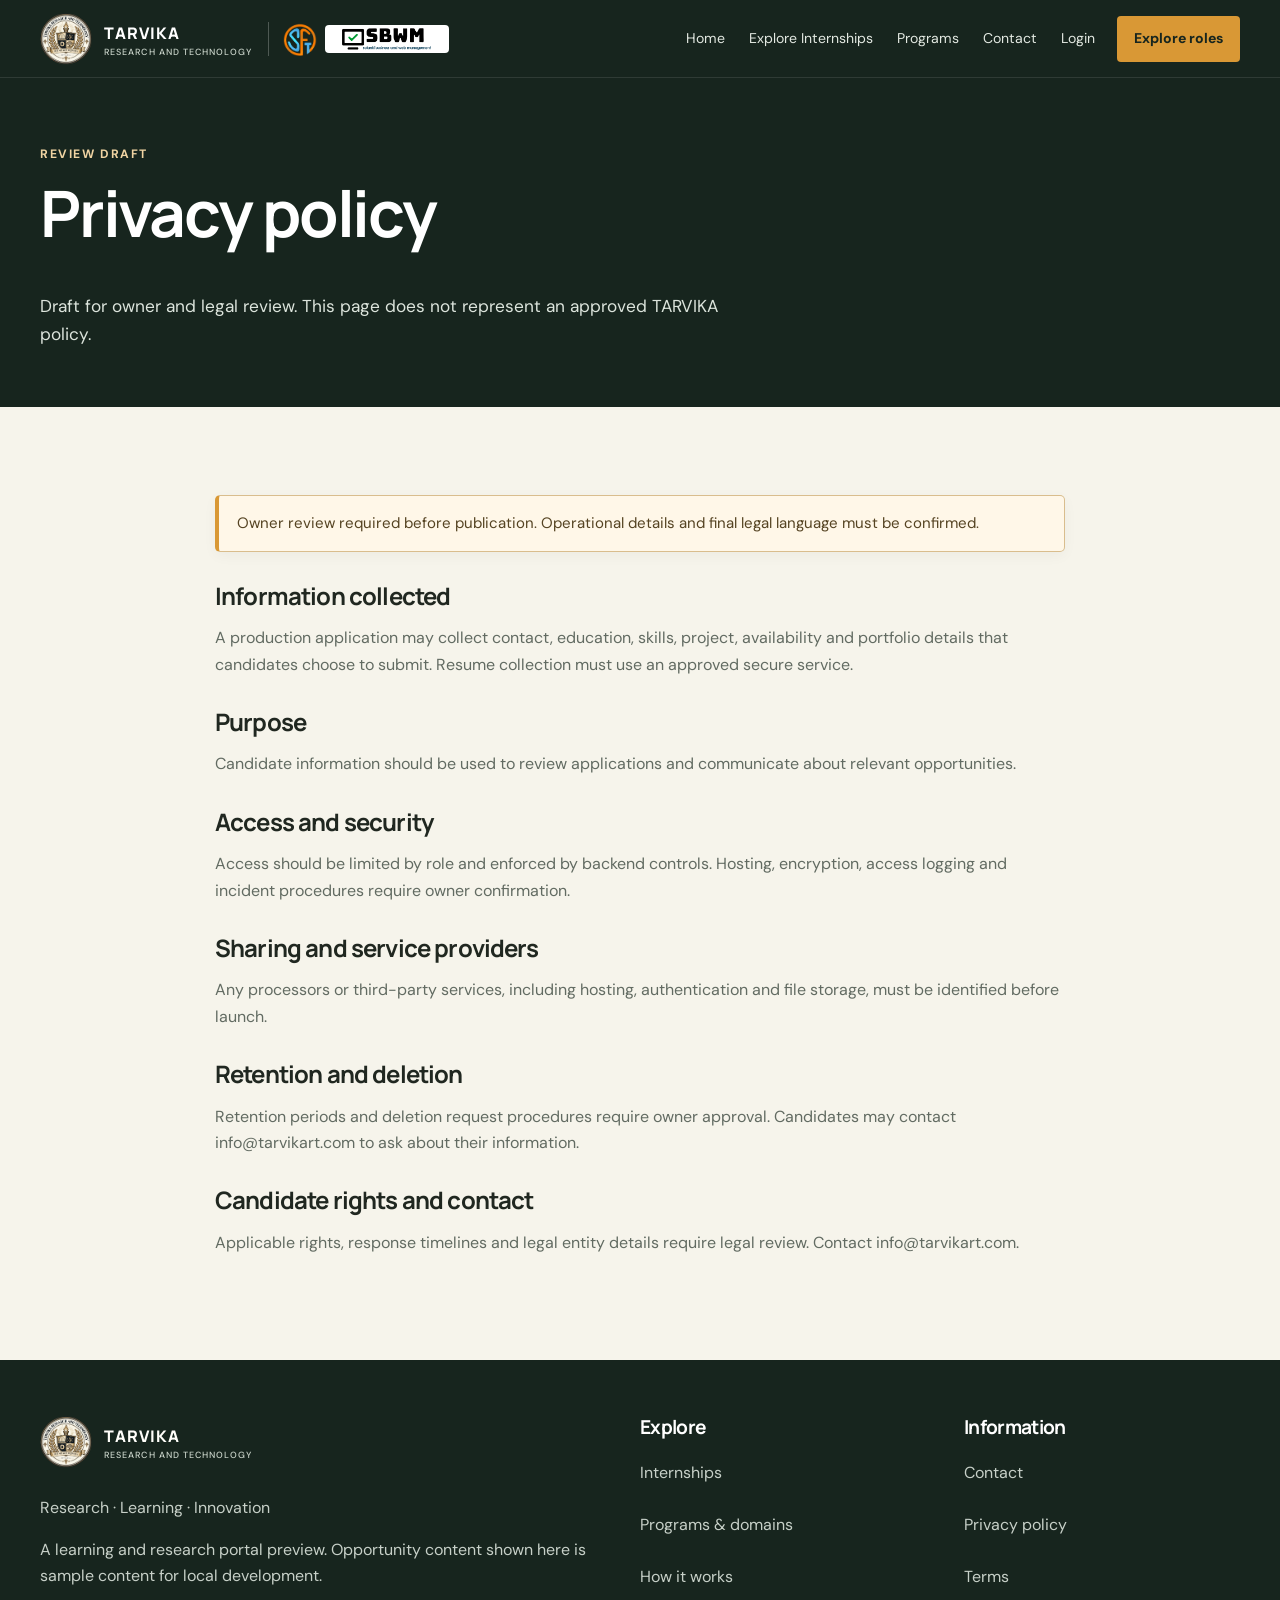
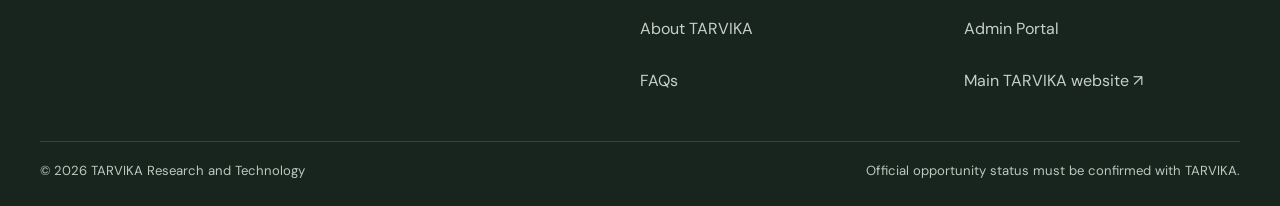
<file: intern-tarvika/privacy.html>
﻿<!doctype html><html lang="en"><head><meta charset="utf-8"><meta name="viewport" content="width=device-width,initial-scale=1"><title>Privacy Policy Draft | TARVIKA</title><meta name="description" content="Review draft privacy policy for the TARVIKA internship portal."><link rel="canonical" href="https://intern.tarvika/privacy.html"><meta property="og:title" content="TARVIKA Internship &amp; Career Portal"><meta property="og:type" content="website"><meta property="og:url" content="https://intern.tarvika/privacy.html"><meta name="theme-color" content="#17251e"><link rel="icon" href="assets/images/logo.png" type="image/png"><link rel="stylesheet" href="css/variables.css?v=2.2"><link rel="stylesheet" href="css/base.css?v=2.2"><link rel="stylesheet" href="css/components.css?v=2.2"><link rel="stylesheet" href="css/pages.css?v=2.2"><script defer src="js/config.js"></script><script defer src="data/opportunities.js"></script><script defer src="data/program-domains.js"></script><script defer src="data/faq-data.js"></script><script defer src="js/app.js?v=2.2"></script></head><body data-page="privacy"><a class="skip-link" href="#main">Skip to content</a><div id="site-header"></div><main id="main"><noscript><section class="section"><div class="wrap"><h1>JavaScript is required for this preview</h1><p>The catalog and page content are rendered in your browser. Enable JavaScript to browse the guides. This preview does not accept applications or save personal information.</p></div></section></noscript></main><div id="site-footer"></div></body></html>
</file>
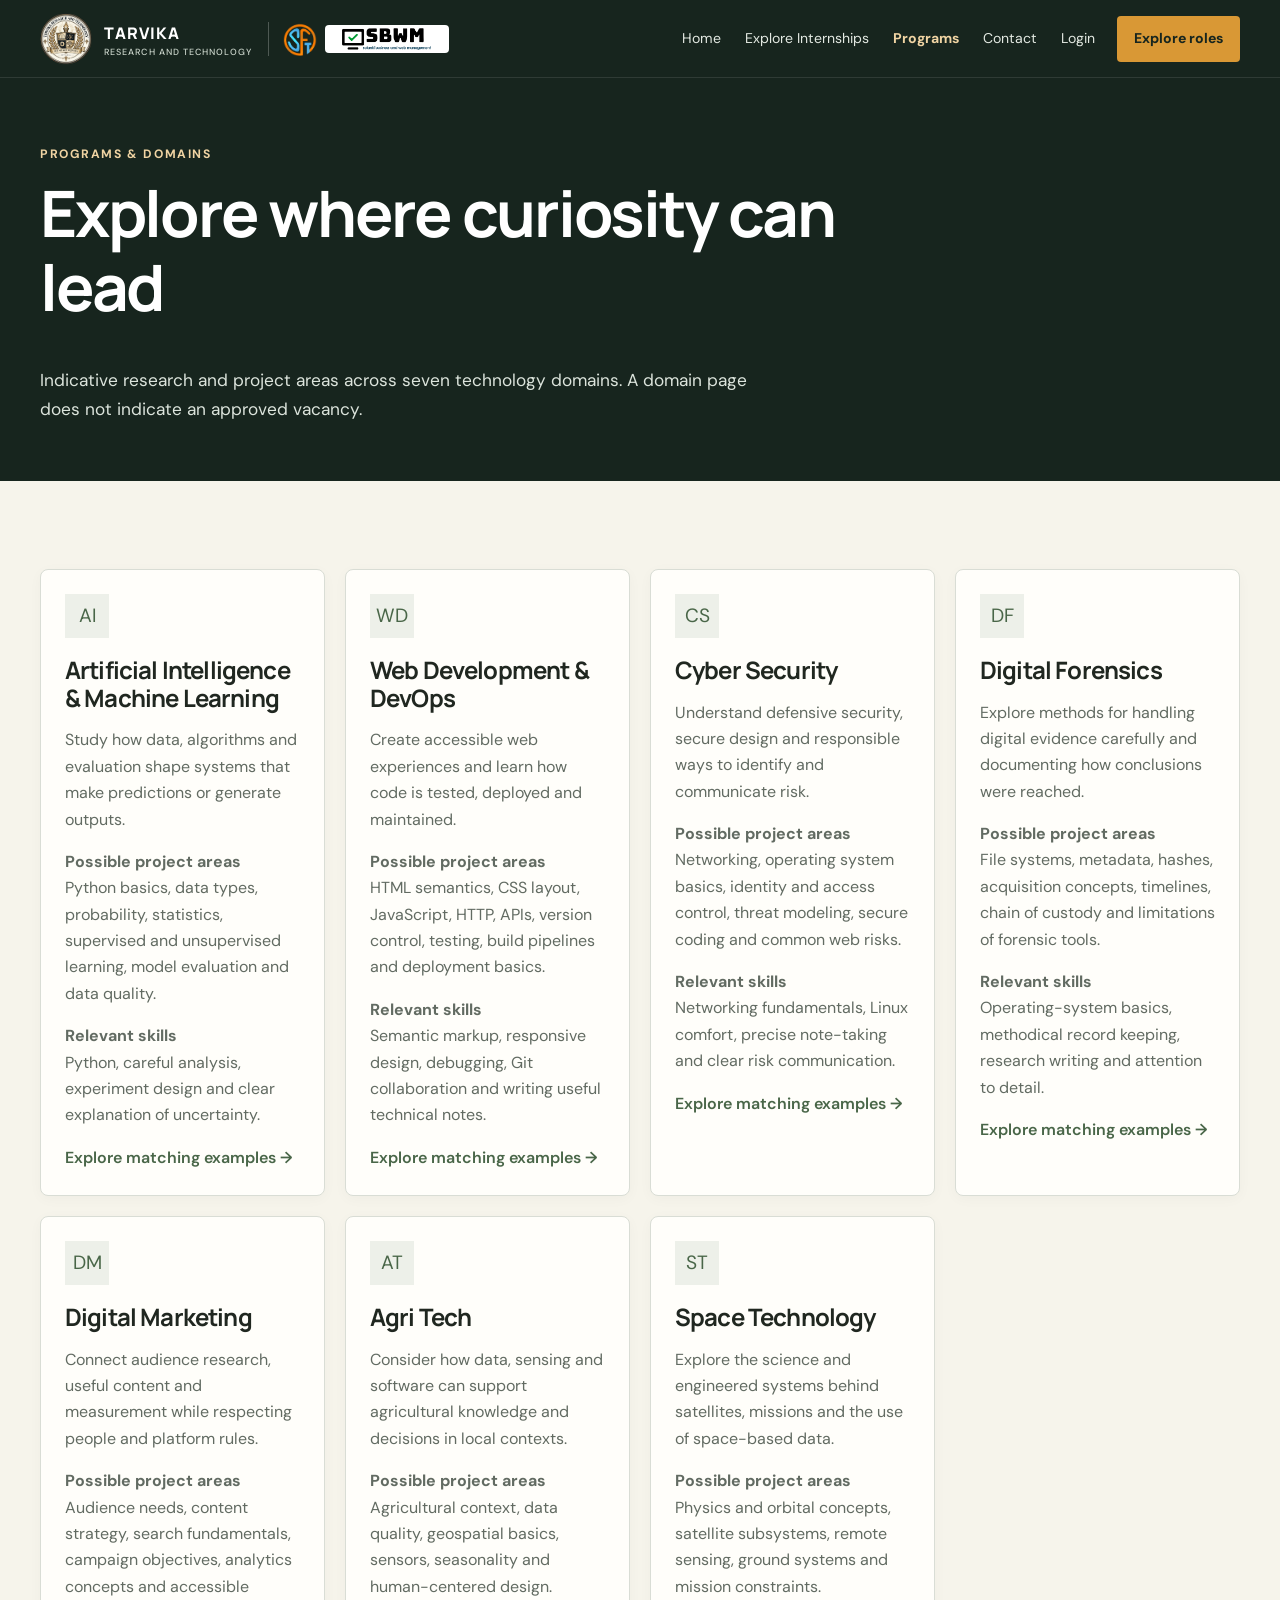
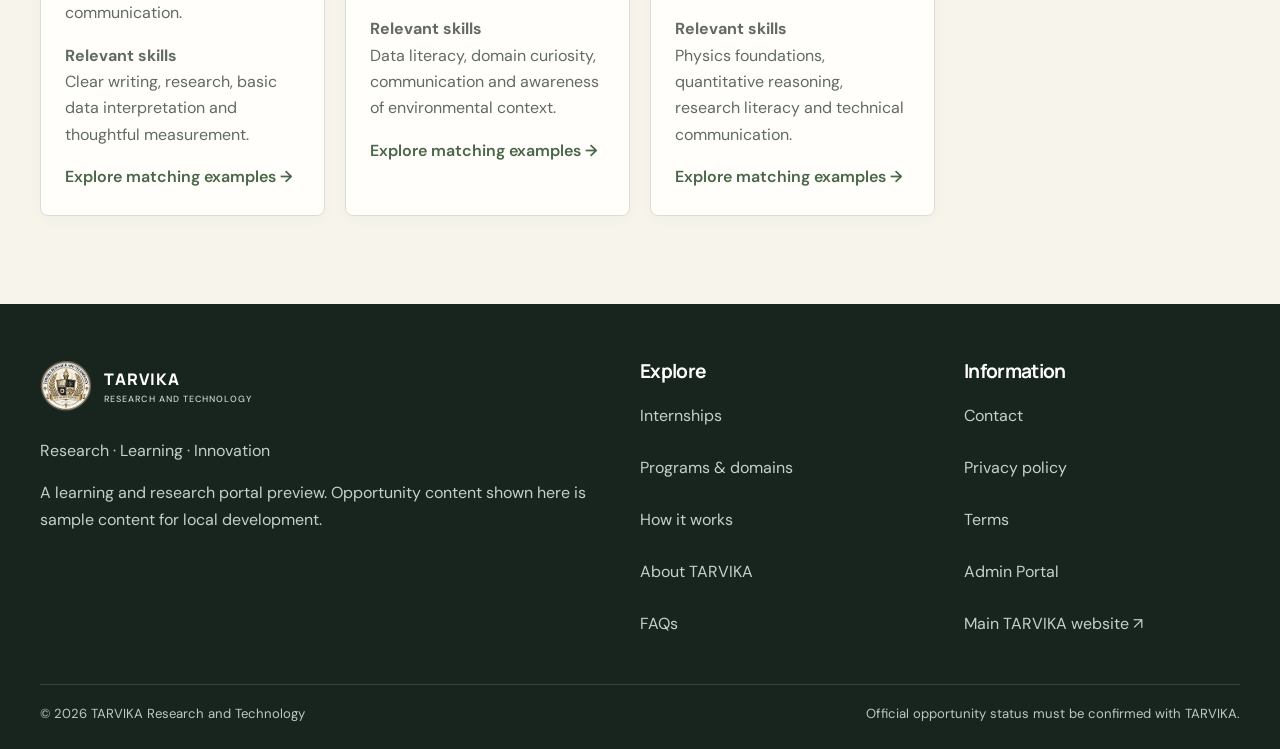
<file: intern-tarvika/programs.html>
﻿<!doctype html><html lang="en"><head><meta charset="utf-8"><meta name="viewport" content="width=device-width,initial-scale=1"><title>Programs & Domains | TARVIKA</title><meta name="description" content="Explore indicative TARVIKA technology and research learning domains."><link rel="canonical" href="https://intern.tarvika/programs.html"><meta property="og:title" content="TARVIKA Internship &amp; Career Portal"><meta property="og:type" content="website"><meta property="og:url" content="https://intern.tarvika/programs.html"><meta name="theme-color" content="#17251e"><link rel="icon" href="assets/images/logo.png" type="image/png"><link rel="stylesheet" href="css/variables.css?v=2.2"><link rel="stylesheet" href="css/base.css?v=2.2"><link rel="stylesheet" href="css/components.css?v=2.2"><link rel="stylesheet" href="css/pages.css?v=2.2"><script defer src="js/config.js"></script><script defer src="data/opportunities.js"></script><script defer src="data/program-domains.js"></script><script defer src="data/faq-data.js"></script><script defer src="js/app.js?v=2.2"></script></head><body data-page="programs"><a class="skip-link" href="#main">Skip to content</a><div id="site-header"></div><main id="main"><noscript><section class="section"><div class="wrap"><h1>JavaScript is required for this preview</h1><p>The catalog and page content are rendered in your browser. Enable JavaScript to browse the guides. This preview does not accept applications or save personal information.</p></div></section></noscript></main><div id="site-footer"></div></body></html>
</file>
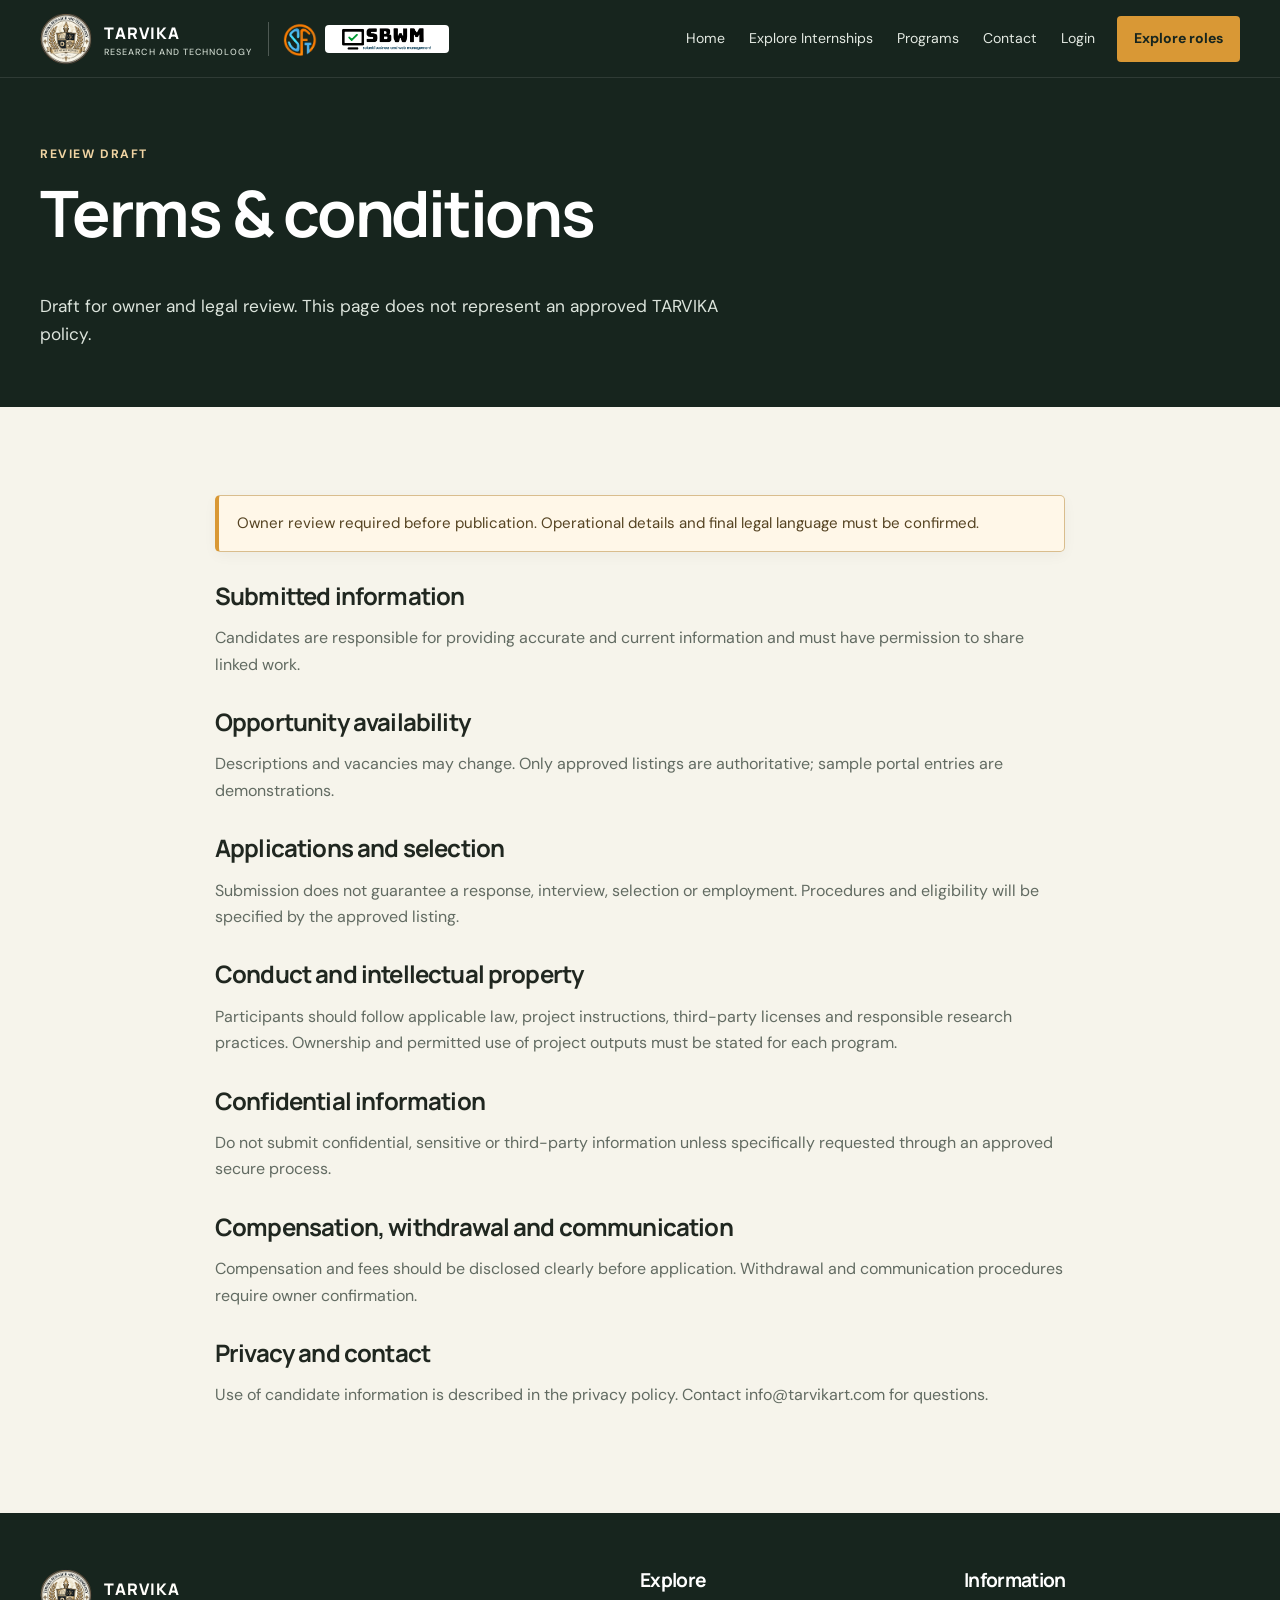
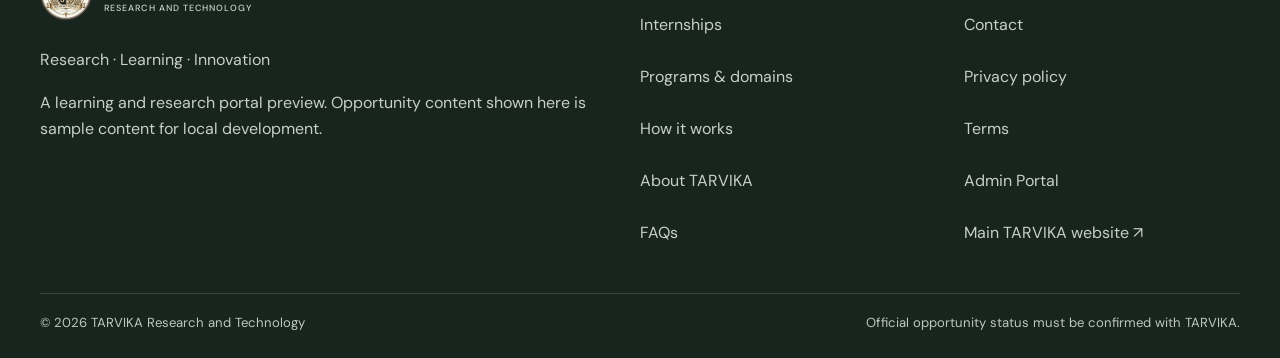
<file: intern-tarvika/terms.html>
﻿<!doctype html><html lang="en"><head><meta charset="utf-8"><meta name="viewport" content="width=device-width,initial-scale=1"><title>Terms Draft | TARVIKA</title><meta name="description" content="Review draft terms and conditions for the TARVIKA internship portal."><link rel="canonical" href="https://intern.tarvika/terms.html"><meta property="og:title" content="TARVIKA Internship &amp; Career Portal"><meta property="og:type" content="website"><meta property="og:url" content="https://intern.tarvika/terms.html"><meta name="theme-color" content="#17251e"><link rel="icon" href="assets/images/logo.png" type="image/png"><link rel="stylesheet" href="css/variables.css?v=2.2"><link rel="stylesheet" href="css/base.css?v=2.2"><link rel="stylesheet" href="css/components.css?v=2.2"><link rel="stylesheet" href="css/pages.css?v=2.2"><script defer src="js/config.js"></script><script defer src="data/opportunities.js"></script><script defer src="data/program-domains.js"></script><script defer src="data/faq-data.js"></script><script defer src="js/app.js?v=2.2"></script></head><body data-page="terms"><a class="skip-link" href="#main">Skip to content</a><div id="site-header"></div><main id="main"><noscript><section class="section"><div class="wrap"><h1>JavaScript is required for this preview</h1><p>The catalog and page content are rendered in your browser. Enable JavaScript to browse the guides. This preview does not accept applications or save personal information.</p></div></section></noscript></main><div id="site-footer"></div></body></html>
</file>
<file: intern-tarvika/css/variables.css>
@import url('https://fonts.googleapis.com/css2?family=DM+Sans:wght@400;500;600;700&family=Manrope:wght@400;500;600;700;800&display=swap');
:root{--forest:#17251e;--forest-2:#22362b;--leaf:#496648;--gold:#d99835;--gold-pale:#f0d4a3;--ivory:#f6f4eb;--white:#fffefa;--ink:#202720;--muted:#626b62;--line:#d9ddd5;--sans:'DM Sans',Arial,sans-serif;--display:'Manrope','DM Sans',Arial,sans-serif;--max:1200px;--shadow:0 8px 28px rgba(23,37,30,.08);--space-1:8px;--space-2:16px;--space-3:24px;--space-4:32px;--space-5:48px;--space-6:64px;--space-7:88px}
</file>
<file: intern-tarvika/css/base.css>
*{box-sizing:border-box}html{scroll-behavior:smooth;scroll-padding-top:90px}body{margin:0;background:var(--ivory);color:var(--ink);font:16px/1.65 var(--sans);-webkit-font-smoothing:antialiased}a{color:var(--leaf);text-decoration-thickness:.08em;text-underline-offset:.18em}a:hover{color:var(--forest)}button,input,select,textarea{font:inherit}button,a{touch-action:manipulation}img{max-width:100%;height:auto}.brand-logo,.sbwm-symbol,.sbwm-wordmark{flex-shrink:0}h1,h2,h3,h4{font-family:var(--display);line-height:1.16;letter-spacing:-.035em;margin:0 0 .65em;color:var(--ink)}h1{font-size:clamp(2.5rem,5vw,4.6rem)}h2{font-size:clamp(1.85rem,3.2vw,2.8rem)}h3{font-size:1.2rem}p{margin:0 0 1em;color:var(--muted)}ul,ol{padding-left:1.35rem;color:var(--muted)}li{padding-left:.25rem;margin:.42em 0}hr{border:0;border-top:1px solid var(--line);margin:24px 0}:focus-visible{outline:3px solid var(--gold);outline-offset:3px}.skip-link{position:absolute;left:12px;top:-70px;background:var(--white);color:var(--ink);padding:12px 18px;z-index:100}.skip-link:focus{top:10px}.wrap{width:min(var(--max),calc(100% - 48px));margin-inline:auto}.section{padding:var(--space-7) 0}.section-warm{background:var(--white)}.section-dark{background:var(--forest);color:var(--white)}.section-dark h2,.section-dark h3{color:var(--white)}.section-dark p{color:#e0e5df}.eyebrow{display:inline-block;color:var(--leaf);font-size:.76rem;font-weight:700;letter-spacing:.13em;text-transform:uppercase;margin-bottom:12px}.section-dark .eyebrow{color:var(--gold-pale)}.muted{color:var(--muted)}.sr-only{position:absolute;width:1px;height:1px;padding:0;margin:-1px;overflow:hidden;clip:rect(0,0,0,0);white-space:nowrap;border:0}.hidden{display:none!important}.sample-note{padding:15px 18px;border:1px solid #d9bd8d;background:#fff7e8;color:#554322;font-size:.94rem;border-radius:5px}.sample-note strong{color:#3e3019}.btn{display:inline-flex;align-items:center;justify-content:center;gap:9px;min-height:46px;padding:11px 19px;border:1px solid transparent;border-radius:4px;font-weight:700;line-height:1.25;text-align:center;text-decoration:none;cursor:pointer;transition:background-color .16s ease,border-color .16s ease,transform .16s ease}.btn:hover{transform:translateY(-1px)}.btn:disabled{opacity:.58;cursor:not-allowed;transform:none}.btn-primary{background:var(--gold);color:var(--forest)}.btn-primary:hover{background:#e4ad55;color:var(--forest)}.btn-outline{border-color:#e2e8e2;color:white;background:#17251e55}.btn-outline:hover{background:#ffffff18;color:white}.btn-dark{background:var(--forest);color:white}.btn-dark:hover{background:var(--forest-2);color:white}.btn-light{border-color:var(--line);background:var(--white);color:var(--forest)}.btn-light:hover{border-color:var(--leaf);background:#f2f4ef}.grid{display:grid;gap:20px}.two-col{display:grid;grid-template-columns:1fr 1fr;gap:56px;align-items:start}.page-intro{background:var(--forest);color:white;padding:62px 0 58px}.page-intro h1{color:white;max-width:920px}.page-intro p{color:#dce4dc;max-width:720px;font-size:1.08rem;margin-bottom:0}.page-intro .eyebrow{color:var(--gold-pale)}.field{display:grid;gap:7px;margin-bottom:17px}.field label,.field>span{font-size:.9rem;font-weight:700;color:var(--ink)}.field input,.field select,.field textarea,.filters input,.filters select,.search-panel input,.search-panel select{width:100%;min-height:48px;border:1px solid #bdc5bb;background:var(--white);border-radius:4px;padding:11px 13px;color:var(--ink)}.field textarea{min-height:130px;resize:vertical}.field input:focus,.field select:focus,.field textarea:focus,.filters input:focus,.filters select:focus,.search-panel input:focus,.search-panel select:focus{outline:3px solid #d9983566;border-color:var(--leaf)}.error{font-size:.84rem;color:#922d21}.status{display:inline-block;padding:6px 10px;background:#f2e8d5;color:#59431f;font-size:.78rem;font-weight:700;border-radius:3px}.check-list li::marker{color:var(--leaf)}
/* Keep inline links readable over the dark intro and section backgrounds. */
.hero h1,.section-dark h1,.section-dark h2,.section-dark h3,.section-dark h4{color:var(--white)}
.hero .eyebrow,.page-intro .eyebrow,.section-dark .eyebrow{color:var(--gold-pale)}
.section-dark a:not(.btn),.page-intro a:not(.btn){color:var(--gold-pale)}
.section-dark a:not(.btn):hover,.page-intro a:not(.btn):hover{color:var(--white)}

/* Site-wide interaction and readability refinements. */
a,a:hover,a:focus{text-decoration:none}
a:not(.btn){transition:color .16s ease}
:focus-visible{outline:3px solid #8a4f00;outline-offset:3px;border-radius:3px}
.field input:focus-visible,.field select:focus-visible,.field textarea:focus-visible,.filters input:focus-visible,.filters select:focus-visible,.search-panel input:focus-visible,.search-panel select:focus-visible{outline:3px solid #8a4f00;outline-offset:2px}
.header :focus-visible,.footer :focus-visible,.hero :focus-visible,.page-intro :focus-visible,.section-dark :focus-visible{outline-color:var(--white)}
.header a:not(.btn),.footer a:not(.btn){min-height:44px;display:inline-flex;align-items:center}
.header .nav-links>a:not(.btn){padding:8px 2px}
.menu-toggle{min-width:44px;min-height:44px}
.btn{min-height:46px}
.card a:not(.btn){font-weight:600}
.card a:not(.btn):hover{color:var(--forest)}
@media(prefers-reduced-motion:reduce){a,button{transition:none!important}}
</file>
<file: intern-tarvika/css/components.css>
.header{background:var(--forest);color:white;position:sticky;top:0;z-index:100;border-bottom:1px solid rgba(255,255,255,.1);height:78px;max-height:78px;box-sizing:border-box}.nav-wrap{height:78px;min-height:78px;max-height:78px;display:flex;align-items:center;justify-content:space-between;gap:20px;box-sizing:border-box}.brand{display:flex;gap:12px;align-items:center;font-family:var(--display);font-weight:800;letter-spacing:.06em}.brand small{display:block;font:500 .56rem var(--sans);letter-spacing:.12em;color:#cad4ca}.nav-links{display:flex;align-items:center;gap:20px;font-size:.88rem}.nav-links>a:not(.btn){color:#e3e9e2}.nav-links>a:hover{color:var(--gold-pale)}.nav-links .btn{padding:9px 13px}.menu-toggle{display:none;background:none;border:1px solid #ffffff55;color:white;padding:8px 11px}.footer{background:var(--forest);color:white;padding:56px 0 24px}.footer-grid{display:grid;grid-template-columns:2fr 1fr 1fr;gap:48px}.footer p,.footer a{color:#c7d0c8}.footer h3{color:white}.footer-links{display:grid;gap:8px}.footer-bottom{border-top:1px solid #ffffff24;margin-top:38px;padding-top:18px;display:flex;justify-content:space-between;gap:20px;font-size:.82rem;color:#bdc8bf}.card{background:var(--white);border:1px solid var(--line);padding:24px;box-shadow:0 3px 14px #17251e08}.op-card{display:flex;flex-direction:column;min-height:280px}.op-meta{display:flex;flex-wrap:wrap;gap:8px;margin:10px 0 16px}.tag{font-size:.75rem;padding:4px 9px;background:#edf0e9;color:var(--leaf);border-radius:2px}.card-bottom{display:flex;justify-content:space-between;align-items:center;margin-top:auto;padding-top:18px;border-top:1px solid var(--line)}.icon-box{width:44px;height:44px;display:grid;place-items:center;background:#edf0e9;color:var(--leaf);font-size:1.2rem}.hero{background:var(--forest);color:white;position:relative;overflow:hidden;padding:86px 0 92px}.hero:after{content:'R·L·I';position:absolute;right:-20px;bottom:-85px;font:800 18rem var(--display);color:#ffffff08;pointer-events:none}.hero p{color:#d1dad2;max-width:600px;font-size:1.1rem}.hero .eyebrow{color:var(--gold-pale)}.hero-layout{display:grid;grid-template-columns:1.1fr .9fr;gap:48px;align-items:center}.hero-art{min-height:340px;background:linear-gradient(145deg,#2a4033,#17251e);border:1px solid #ffffff22;display:grid;place-items:center;position:relative}.hero-art:before,.hero-art:after{content:'';position:absolute;border:1px solid #d9983550;border-radius:50%;width:250px;height:250px}.hero-art:after{width:180px;height:180px}.hero-art span{font:700 4rem var(--display);color:var(--gold);z-index:1}.hero-actions{display:flex;gap:12px;flex-wrap:wrap;margin-top:28px}.search-panel{background:var(--white);padding:20px;display:grid;grid-template-columns:2fr 1fr 1fr auto;gap:12px;box-shadow:var(--shadow);margin-top:-34px;position:relative;z-index:1}.search-panel input,.search-panel select{border:1px solid var(--line);padding:12px;background:white;min-width:0}.section-head{display:flex;justify-content:space-between;align-items:end;gap:24px;margin-bottom:28px}.stats-line{display:flex;gap:20px;flex-wrap:wrap;color:var(--muted);font-size:.9rem}.domain-grid{grid-template-columns:repeat(4,1fr)}.op-grid{grid-template-columns:repeat(3,1fr)}.steps{grid-template-columns:repeat(4,1fr);counter-reset:step}.step{border-top:2px solid var(--gold);padding-top:18px}.step:before{counter-increment:step;content:'0' counter(step);display:block;color:var(--leaf);font-weight:700;margin-bottom:20px}.filters{display:grid;grid-template-columns:2fr repeat(4,1fr) auto;gap:10px;margin:24px 0}.results-bar{display:flex;justify-content:space-between;align-items:center;margin:22px 0}.faq-item{border-bottom:1px solid var(--line)}.faq-q{width:100%;border:0;text-align:left;padding:19px 0;background:none;display:flex;justify-content:space-between;font-weight:700;cursor:pointer;color:var(--ink)}.faq-a{padding:0 28px 18px 0}.form-layout{display:grid;grid-template-columns:1.7fr .8fr;gap:36px;align-items:start}.form-card{background:var(--white);border:1px solid var(--line);padding:30px}.field-row{display:grid;grid-template-columns:1fr 1fr;gap:16px}.dashboard-state{padding:38px;text-align:center;border:1px dashed var(--line);background:#fffefa}.status{display:inline-block;padding:5px 9px;background:#edf0e9;color:var(--leaf);font-size:.8rem}.policy-copy h2{font-size:1.5rem;margin-top:30px}.toast{position:fixed;right:20px;bottom:20px;background:var(--forest);color:white;padding:14px 20px;box-shadow:var(--shadow);z-index:50}.listing-empty{text-align:center;padding:50px 15px}.contact-cards{grid-template-columns:repeat(3,1fr)}

.brand-logo{width:56px;height:56px;object-fit:contain;flex:none}

.hero-art{margin:0;min-height:0;aspect-ratio:2.5;padding:0;background:none;border:0;overflow:hidden}.hero-art::before,.hero-art::after{display:none}.hero-art img{display:block;width:100%;height:100%;object-fit:cover}
.hero{min-height:min(810px,calc(100vh - 78px));display:flex;align-items:center;padding:76px 0 44px;isolation:isolate;position:relative;overflow:hidden}.hero:before{content:"";position:absolute;inset:0;background:linear-gradient(90deg,rgba(14,25,19,.94) 0%,rgba(14,25,19,.78) 42%,rgba(14,25,19,.38) 100%);z-index:-1}.hero:after{content:"";position:absolute;width:520px;height:520px;border:1px solid rgba(240,212,163,.22);border-radius:50%;right:7%;bottom:-280px;z-index:-1}.hero-background{position:absolute;inset:0;z-index:-2}.hero-background img{display:block;width:100%;height:100%;object-fit:cover;object-position:center 52%}.hero-content{position:relative;z-index:1}.hero-content>.eyebrow{display:flex;align-items:center;gap:12px;color:var(--gold-pale);font-size:.86rem;letter-spacing:.12em}.hero-content>.eyebrow:before{content:"";width:30px;height:2px;background:var(--gold);display:block}.hero h1{max-width:900px;margin:36px 0 18px;font-size:clamp(4rem,8vw,7.8rem);line-height:.99;letter-spacing:-.055em}.hero-heading-sub{display:block;margin-top:12px;color:var(--gold-pale);font-size:.52em;letter-spacing:-.035em;line-height:1.1}.hero p{max-width:700px;color:#e0e3dd;font-size:1.12rem}.hero p.hero-mantra{margin:20px 0 26px;color:#fff;font-size:clamp(1.35rem,2.1vw,2rem);font-weight:600;letter-spacing:.01em}.hero-actions{margin-top:36px}.hero-signoff{margin-top:44px;color:#d4d8d1;font-size:.9rem;letter-spacing:.04em}.hero .btn-primary{padding:16px 24px}.hero .btn-outline{padding:15px 24px}@media(max-width:720px){.hero{min-height:calc(100svh - 68px);padding:62px 0 34px}.hero:before{background:linear-gradient(90deg,rgba(14,25,19,.91),rgba(14,25,19,.64)),linear-gradient(0deg,rgba(14,25,19,.5),transparent 60%)}.hero-background img{object-position:64% center}.hero h1{margin-top:28px;font-size:clamp(3.4rem,14vw,5.2rem)}.hero-heading-sub{font-size:.5em}.hero p{font-size:1rem}.hero p.hero-mantra{font-size:1.3rem}.hero-signoff{margin-top:32px}.hero:after{width:300px;height:300px;right:-150px;bottom:-180px}}

/* Application form & Firebase integration styles */
.field-hint{display:block;font-size:.78rem;color:var(--muted);margin-top:4px}
.success-card{background:var(--white);border:1px solid #cde3d1;padding:36px;border-radius:4px;box-shadow:0 8px 30px rgba(23,37,30,.08)}
.success-icon-wrap{width:64px;height:64px;border-radius:50%;background:#e5f4ea;color:#1e7e34;display:grid;place-items:center;margin-bottom:20px;font-size:2rem;font-weight:700}
.ref-box{background:#f4f7f4;border:1px dashed #49664888;padding:18px 22px;border-radius:4px;margin:22px 0;display:flex;align-items:center;justify-content:space-between;flex-wrap:wrap;gap:12px}
.ref-box strong{font-family:monospace;font-size:1.3rem;color:var(--forest);letter-spacing:.05em}
.details-table{width:100%;margin:20px 0;border-collapse:collapse}
.details-table td{padding:10px 0;border-bottom:1px solid var(--line);font-size:.92rem}
.details-table td:first-child{color:var(--muted);width:38%}
.form-alert{padding:12px 16px;border-radius:4px;margin-bottom:18px;font-size:.9rem;line-height:1.5}
.form-alert-error{background:#fdf2f2;border:1px solid #f5c2c7;color:#842029}
.form-alert-info{background:#eef5f1;border:1px solid #cbe3d3;color:#1e4c2b}
.backend-badge{display:inline-flex;align-items:center;gap:6px;padding:4px 10px;background:#eef5f1;color:#1e4c2b;border-radius:3px;font-size:.75rem;font-weight:700;text-transform:uppercase;letter-spacing:.06em}
.backend-badge:before{content:"";width:8px;height:8px;border-radius:50%;background:#28a745;display:inline-block}

/* Consistent, easy-to-scan card hierarchy across the public pages. */
.card{height:100%;border-radius:8px;transition:transform .18s ease,border-color .18s ease,box-shadow .18s ease}
.op-card{border-top:3px solid var(--leaf);gap:4px}
.op-card h3{margin-bottom:8px}
.op-card p{line-height:1.6}
.op-card .card-bottom{gap:14px}
.op-card .card-bottom a{font-weight:700;white-space:nowrap}
.domain-grid>a.card{display:flex;flex-direction:column;align-items:flex-start;min-height:100%;text-decoration:none;color:var(--ink)}
.domain-grid>a.card .eyebrow:last-child{margin-top:auto;padding-top:18px}
.domain-grid .card:hover,.op-card:hover{transform:translateY(-3px);border-color:var(--leaf);box-shadow:0 12px 30px rgba(23,37,30,.12)}
.card:focus-within{border-color:var(--leaf);box-shadow:0 0 0 3px rgba(73,102,72,.16),var(--shadow)}
.contact-cards .card{display:flex;flex-direction:column;align-items:flex-start;gap:7px}
.contact-cards .card p{margin-bottom:0}
.tag{display:inline-flex;align-items:center;min-height:28px;border:1px solid #dfe5dc;font-weight:600}
.sample-note{border-left:4px solid var(--gold);box-shadow:0 4px 14px rgba(23,37,30,.04)}
.faq-item{padding-inline:2px}
.faq-q{min-height:56px;gap:18px}
.faq-a{line-height:1.7}
.nav-links>a[aria-current="page"]:not(.btn){color:var(--gold-pale);font-weight:700}
.header .brand,.header .brand:hover,.footer .brand,.footer .brand:hover{color:var(--white)}
.brand-logo{width:52px!important;height:52px!important;max-width:52px!important;max-height:52px!important;object-fit:contain!important;flex-shrink:0!important;display:block!important}
.header-brand-group{display:inline-flex!important;align-items:center!important;gap:14px!important;flex-shrink:0!important;height:100%!important}
.header-sbwm{display:inline-flex!important;align-items:center!important;gap:8px!important;margin-left:2px!important;padding-left:14px!important;border-left:1px solid rgba(255,255,255,.24)!important;height:34px!important;max-height:34px!important;flex-shrink:0!important}
.header-sbwm .sbwm-symbol,.sbwm-symbol{width:34px!important;height:34px!important;max-width:34px!important;max-height:34px!important;object-fit:contain!important;flex-shrink:0!important;display:block!important}
.header-sbwm .sbwm-wordmark,.sbwm-wordmark{display:block!important;width:124px!important;max-width:124px!important;height:28px!important;max-height:28px!important;padding:3px 6px!important;background:#fff!important;border-radius:4px!important;object-fit:contain!important;flex-shrink:0!important;box-sizing:border-box!important}
.nav-links{display:flex;align-items:center;gap:20px;font-size:.88rem;flex-shrink:0}
.nav-links>a:not(.btn){white-space:nowrap}
.nav-links .btn{white-space:nowrap;padding:9px 16px}
@media(max-width:640px){.header{height:68px!important;max-height:68px!important}.nav-wrap{height:68px!important;min-height:68px!important;max-height:68px!important;gap:12px}.header-brand-group{gap:8px!important}.brand small{display:none}.header-sbwm{gap:5px!important;margin-left:0!important;padding-left:10px!important;height:28px!important}.header-sbwm .sbwm-symbol{width:26px!important;height:26px!important;max-width:26px!important;max-height:26px!important}.header-sbwm .sbwm-wordmark{width:80px!important;max-width:80px!important;height:22px!important;padding:2px 4px!important}.brand-logo{width:40px!important;height:40px!important;max-width:40px!important;max-height:40px!important}}
@media(max-width:360px){.nav-wrap{gap:8px}.header-brand-group{gap:6px!important}.brand{gap:7px}.brand-logo{width:36px!important;height:36px!important;max-width:36px!important;max-height:36px!important}.header-sbwm{gap:4px!important;padding-left:7px!important}.header-sbwm .sbwm-symbol{width:22px!important;height:22px!important;max-width:22px!important;max-height:22px!important}.header-sbwm .sbwm-wordmark{width:64px!important;max-width:64px!important;height:18px!important;padding:2px!important}}
@media(prefers-reduced-motion:reduce){.card{transition:none}.domain-grid .card:hover,.op-card:hover{transform:none}}
</file>
<file: intern-tarvika/css/pages.css>
@media(max-width:1040px){.menu-toggle{display:block}.nav-links{display:none;position:absolute;top:78px;left:0;right:0;padding:18px max(24px,calc((100% - var(--max))/2)) 24px;background:var(--forest);border-top:1px solid #ffffff22;align-items:stretch;flex-direction:column;max-height:calc(100vh - 78px);overflow:auto}.nav-links.open{display:flex}.nav-links>a:not(.btn){padding:8px 0}.nav-links .btn{align-self:flex-start}.domain-grid{grid-template-columns:repeat(3,minmax(0,1fr))}.nav-wrap{position:relative}}
@media(max-width:850px){.op-grid{grid-template-columns:repeat(2,minmax(0,1fr))}.domain-grid{grid-template-columns:repeat(2,minmax(0,1fr))}.filters{grid-template-columns:repeat(2,minmax(0,1fr))}.filters input{grid-column:1/-1}.search-panel{grid-template-columns:1fr 1fr}.search-panel input{grid-column:1/-1}.search-panel .btn{grid-column:1/-1}.steps{grid-template-columns:repeat(2,minmax(0,1fr));row-gap:32px}.prep-grid{grid-template-columns:1fr 1fr;gap:34px}.faq-layout{grid-template-columns:1fr;gap:24px}.faq-search-panel{position:static;display:grid;grid-template-columns:1fr 1fr;gap:16px;align-items:end}.faq-search-panel p{grid-column:1/-1;margin:0}.detail-layout,.application-layout{grid-template-columns:minmax(0,1.3fr) minmax(230px,.7fr);gap:26px}.contact-guidance{gap:34px}.dashboard-layout{grid-template-columns:1fr}.dashboard-welcome{display:grid;grid-template-columns:1fr auto;align-items:center;gap:10px 24px}.dashboard-welcome .eyebrow,.dashboard-welcome p{grid-column:1}.dashboard-welcome .btn{grid-column:2;grid-row:2}.mini-faq{grid-template-columns:1fr 1fr}}
@media(max-width:640px){.wrap{width:min(calc(100% - 32px),var(--max))}.section{padding:60px 0}.nav-wrap{min-height:68px}.nav-links{top:68px;max-height:calc(100vh - 68px);padding:16px}.brand-logo{width:44px;height:44px}.brand small{font-size:.5rem}.hero{min-height:650px;min-height:min(760px,calc(100svh - 68px));padding:66px 0 52px}.hero:before{background:linear-gradient(90deg,rgba(14,25,19,.92),rgba(14,25,19,.68)),linear-gradient(0deg,rgba(14,25,19,.45),transparent 60%)}.hero-background img{object-position:64% center}.hero h1{font-size:clamp(2.8rem,12vw,4.3rem);margin-top:18px}.hero p{font-size:1rem}.hero-actions{align-items:stretch}.hero-actions .btn{flex:1 1 190px}.hero-signoff{margin-top:25px}.page-intro{padding:46px 0}.page-intro h1{font-size:clamp(2.35rem,10vw,3.5rem)}.section-head{align-items:flex-start;flex-direction:column;gap:12px}.section-head h2{font-size:2rem}.search-panel{grid-template-columns:1fr;margin-top:0}.search-panel input,.search-panel .btn{grid-column:auto}.op-grid,.domain-grid,.steps,.contact-cards,.mini-faq{grid-template-columns:1fr}.op-card{min-height:0}.steps{gap:28px}.step{padding-top:14px}.step:before{margin-bottom:11px}.prep-grid,.two-col,.contact-guidance,.detail-layout,.application-layout,.domain-guide-grid{grid-template-columns:1fr;gap:26px}.prep-grid .card{padding:22px}.contact-callout{align-items:flex-start;flex-direction:column;padding:24px}.filters{grid-template-columns:1fr}.filters input{grid-column:auto}.results-bar{align-items:flex-start;flex-direction:column;gap:4px}.faq-search-panel{display:block;padding:18px}.faq-search-panel .field{margin-bottom:14px}.detail-aside,.application-aside{position:static}.domain-guide{padding:22px}.domain-guide-head h2{font-size:1.4rem}.domain-guide-grid{gap:8px}.dashboard-welcome{display:block}.dashboard-welcome .btn{margin-top:6px}.dashboard-features{grid-template-columns:1fr}.form-card{padding:20px}.field-row{grid-template-columns:1fr;gap:0}.footer-grid{grid-template-columns:1fr 1fr;gap:30px}.footer-grid>div:first-child{grid-column:1/-1}.footer-bottom{flex-direction:column;gap:8px}.policy-related{flex-direction:column;gap:12px}}
@media(max-width:390px){.footer-grid{grid-template-columns:1fr}.footer-grid>div:first-child{grid-column:auto}.hero .btn{width:100%}.domain-index{display:grid;grid-template-columns:1fr}.card{padding:20px}}
@media(prefers-reduced-motion:reduce){*,*:before,*:after{scroll-behavior:auto!important;transition:none!important;animation:none!important}.btn:hover{transform:none}}
</file>
